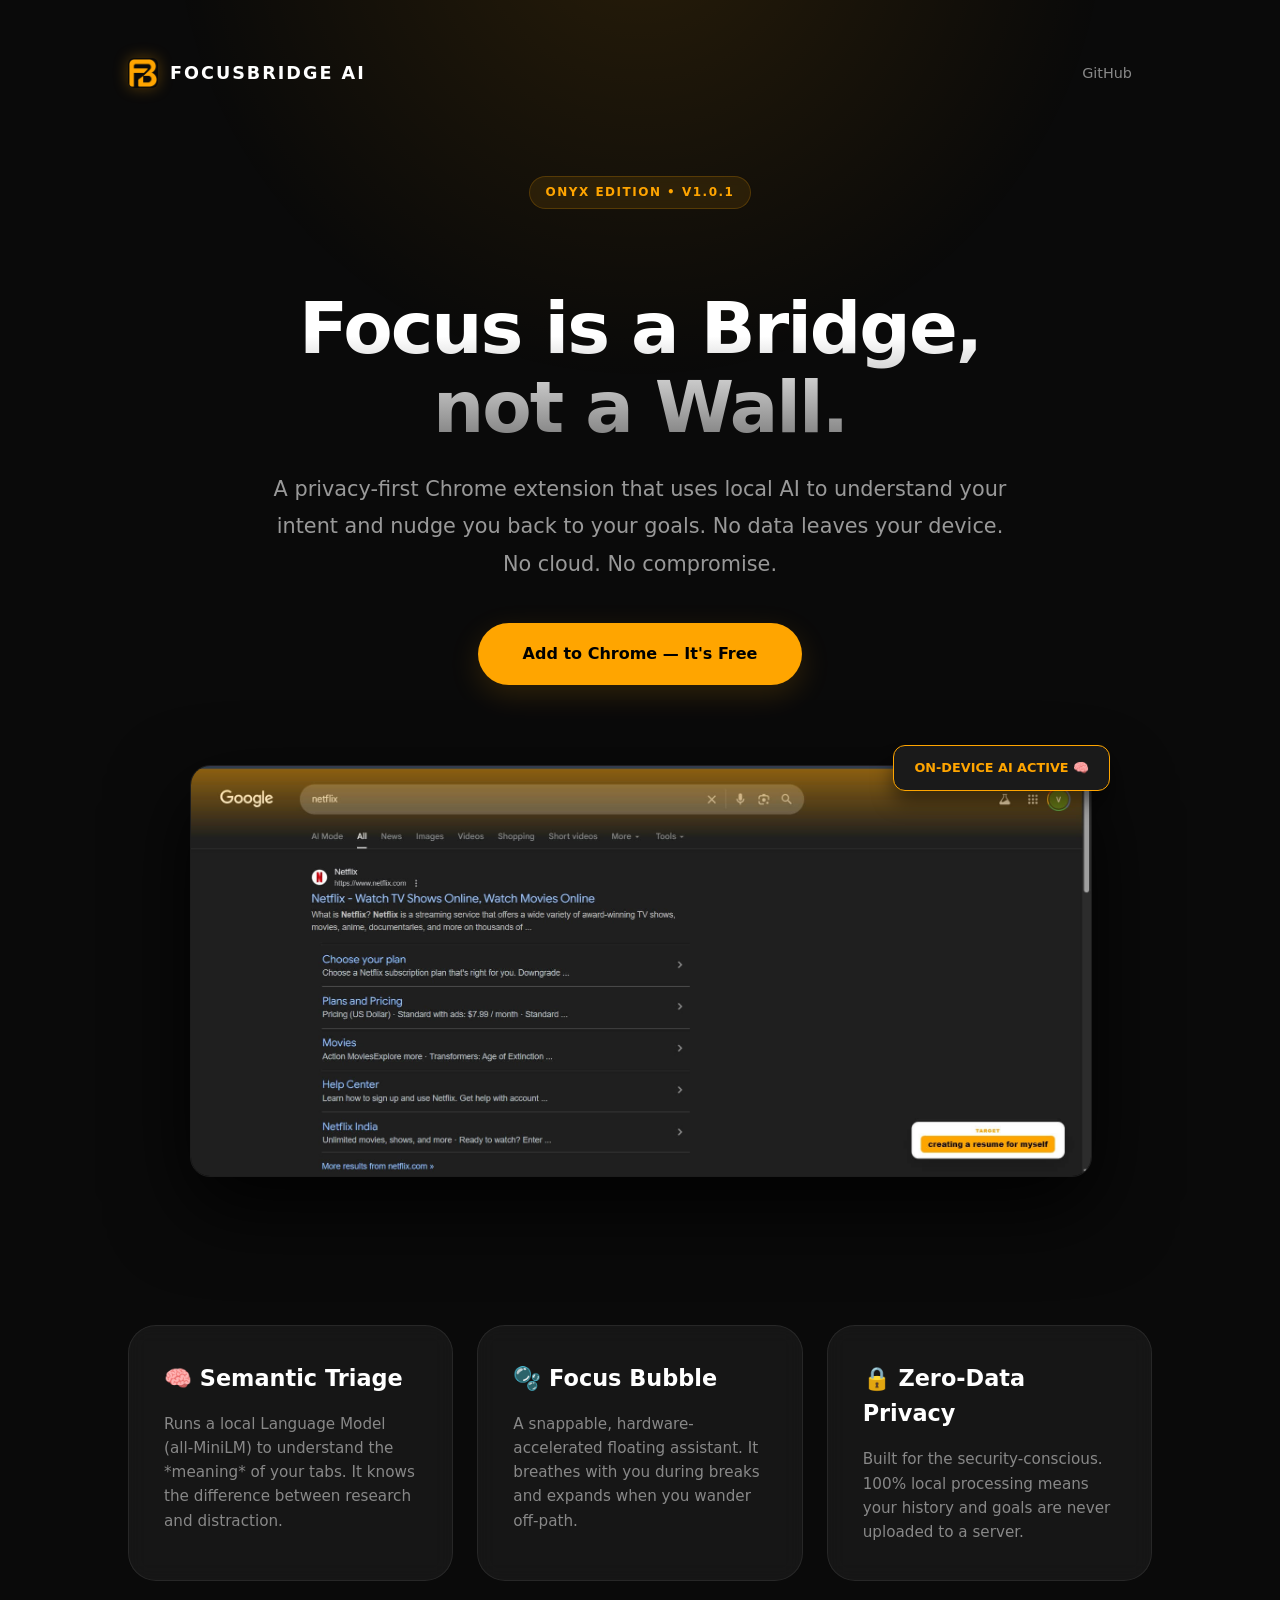
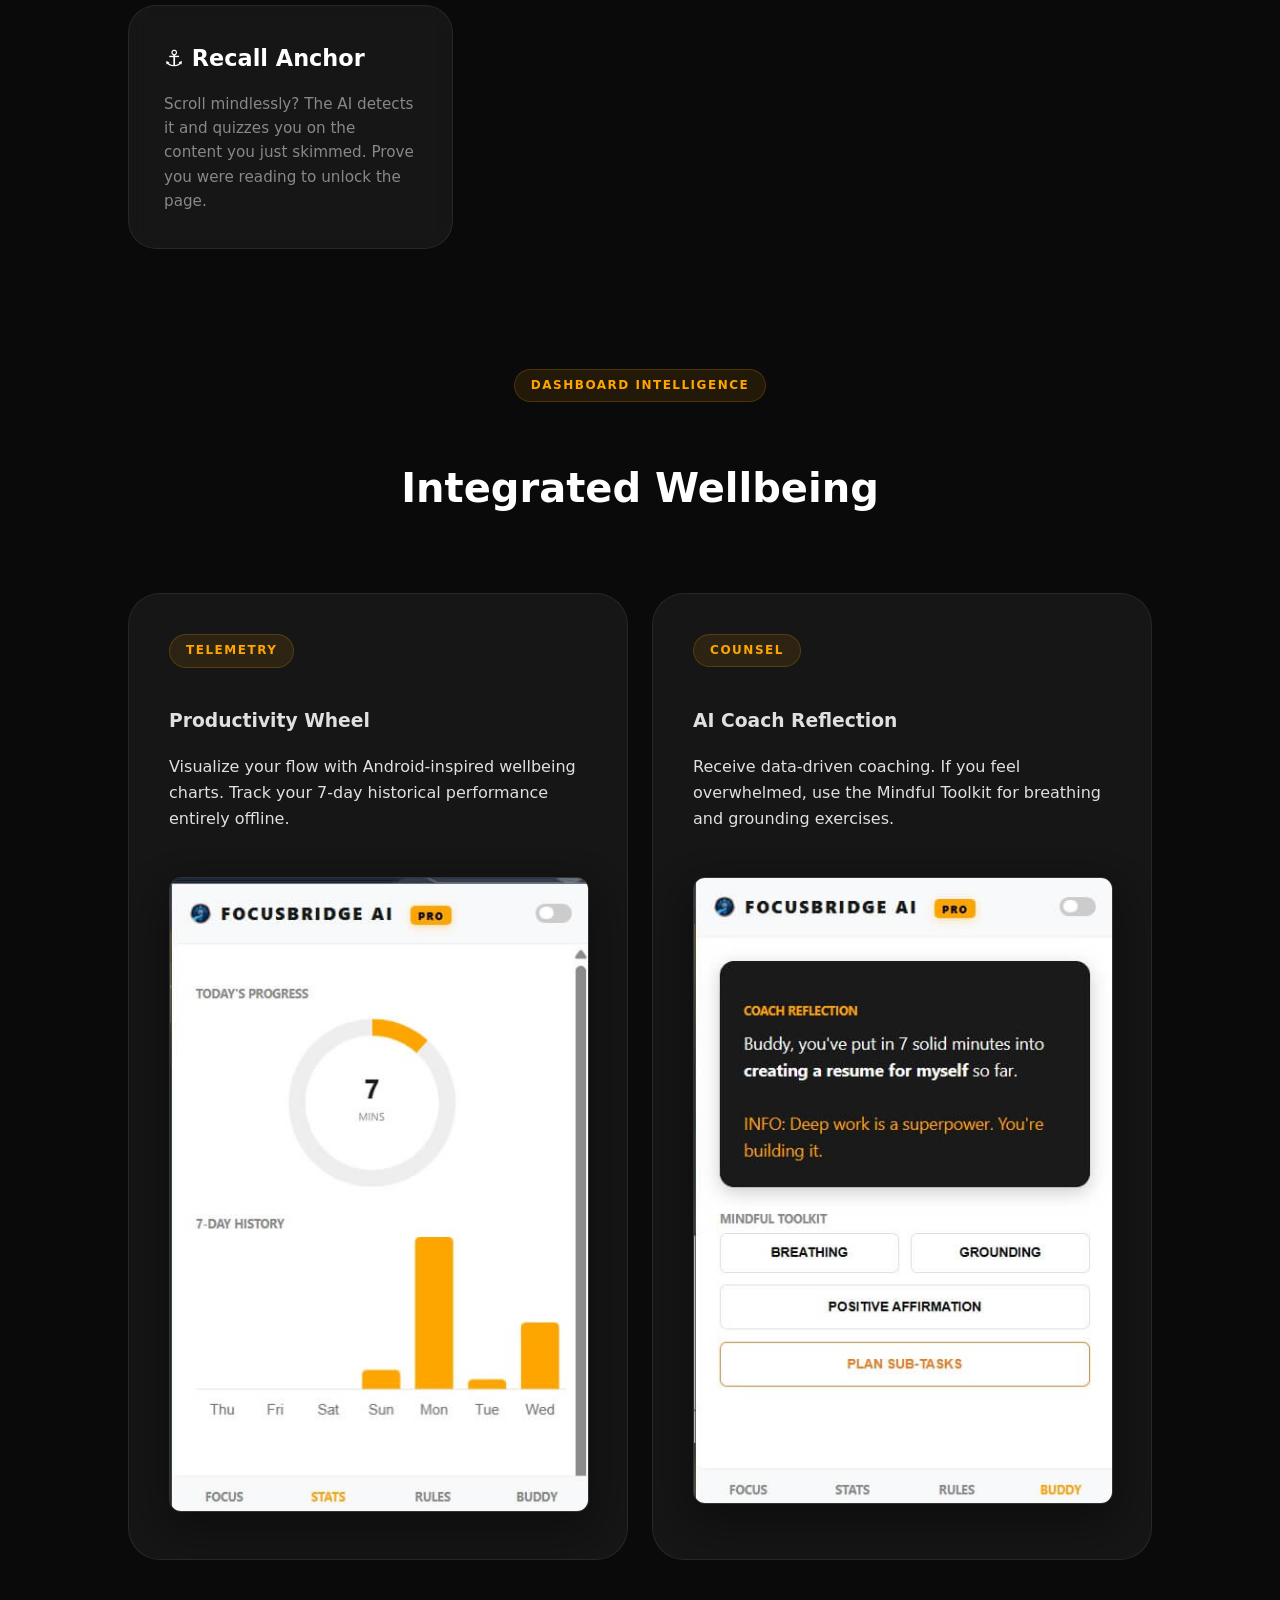
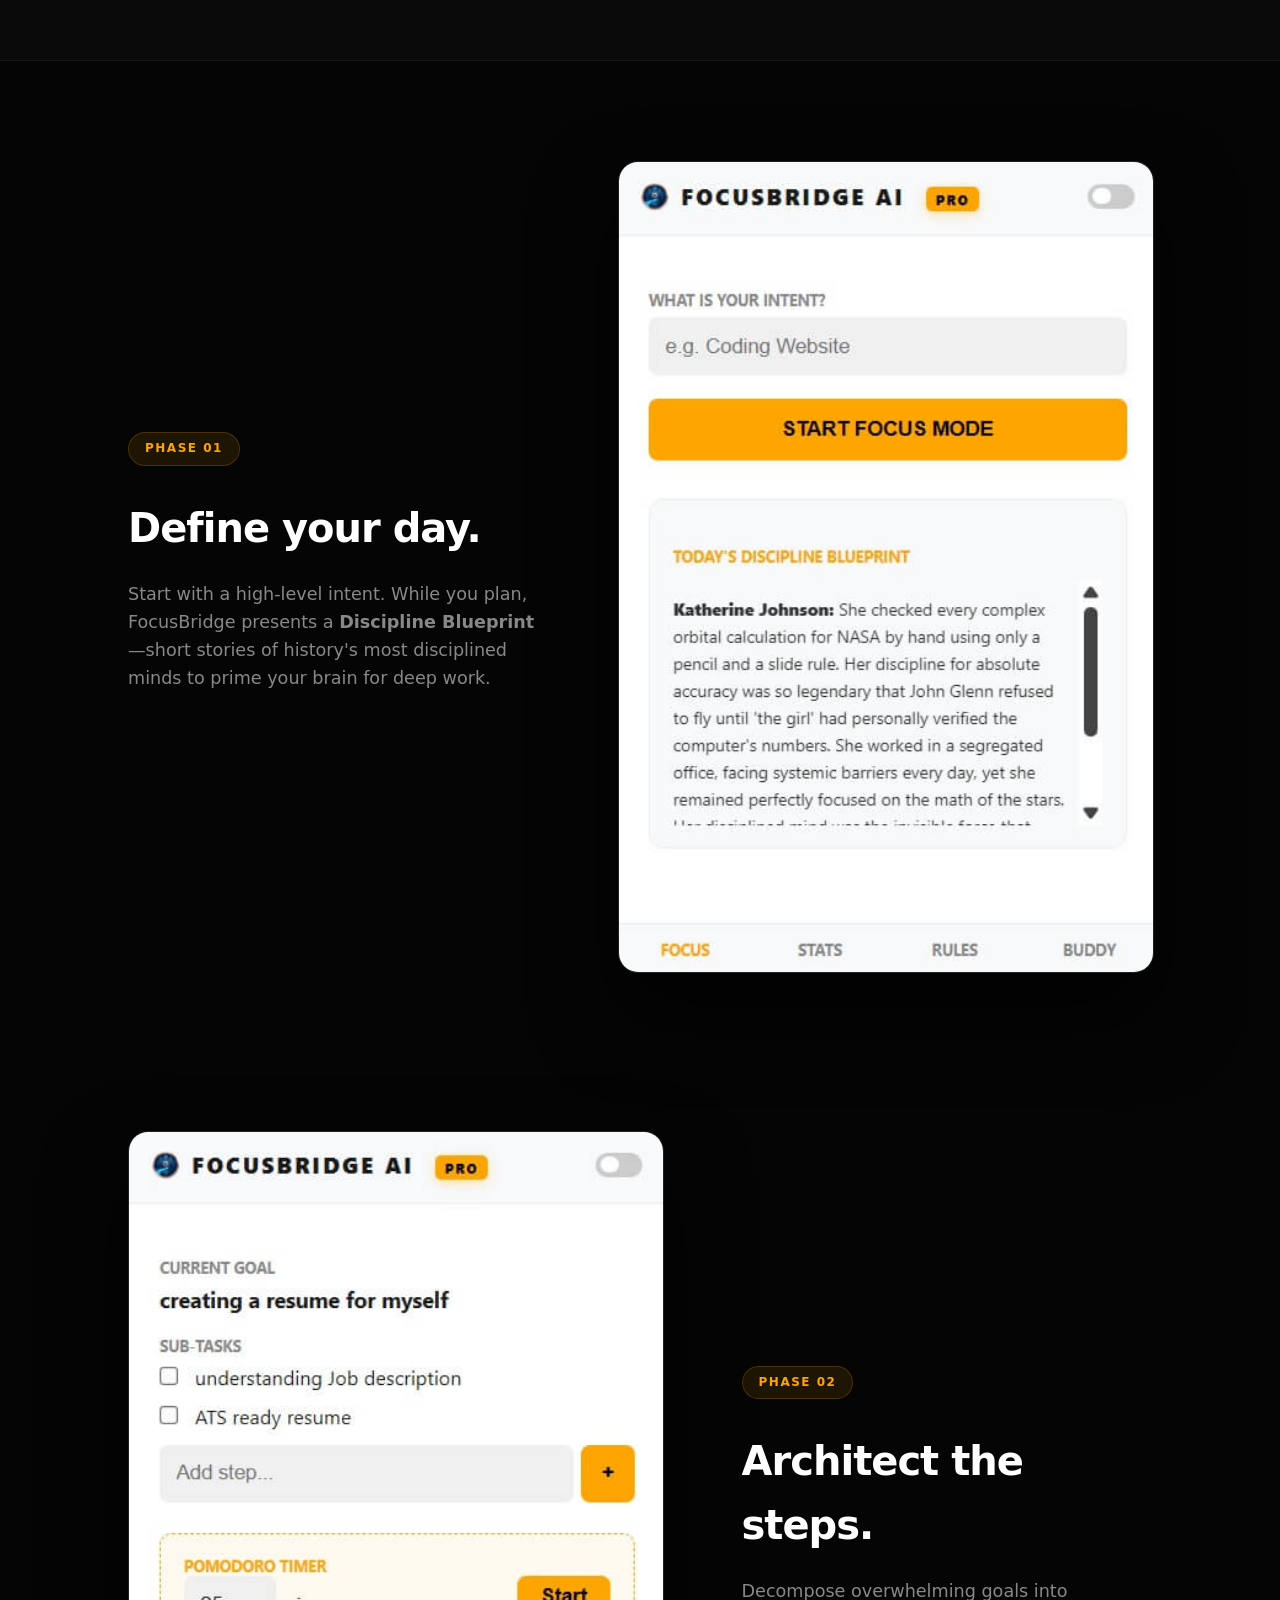
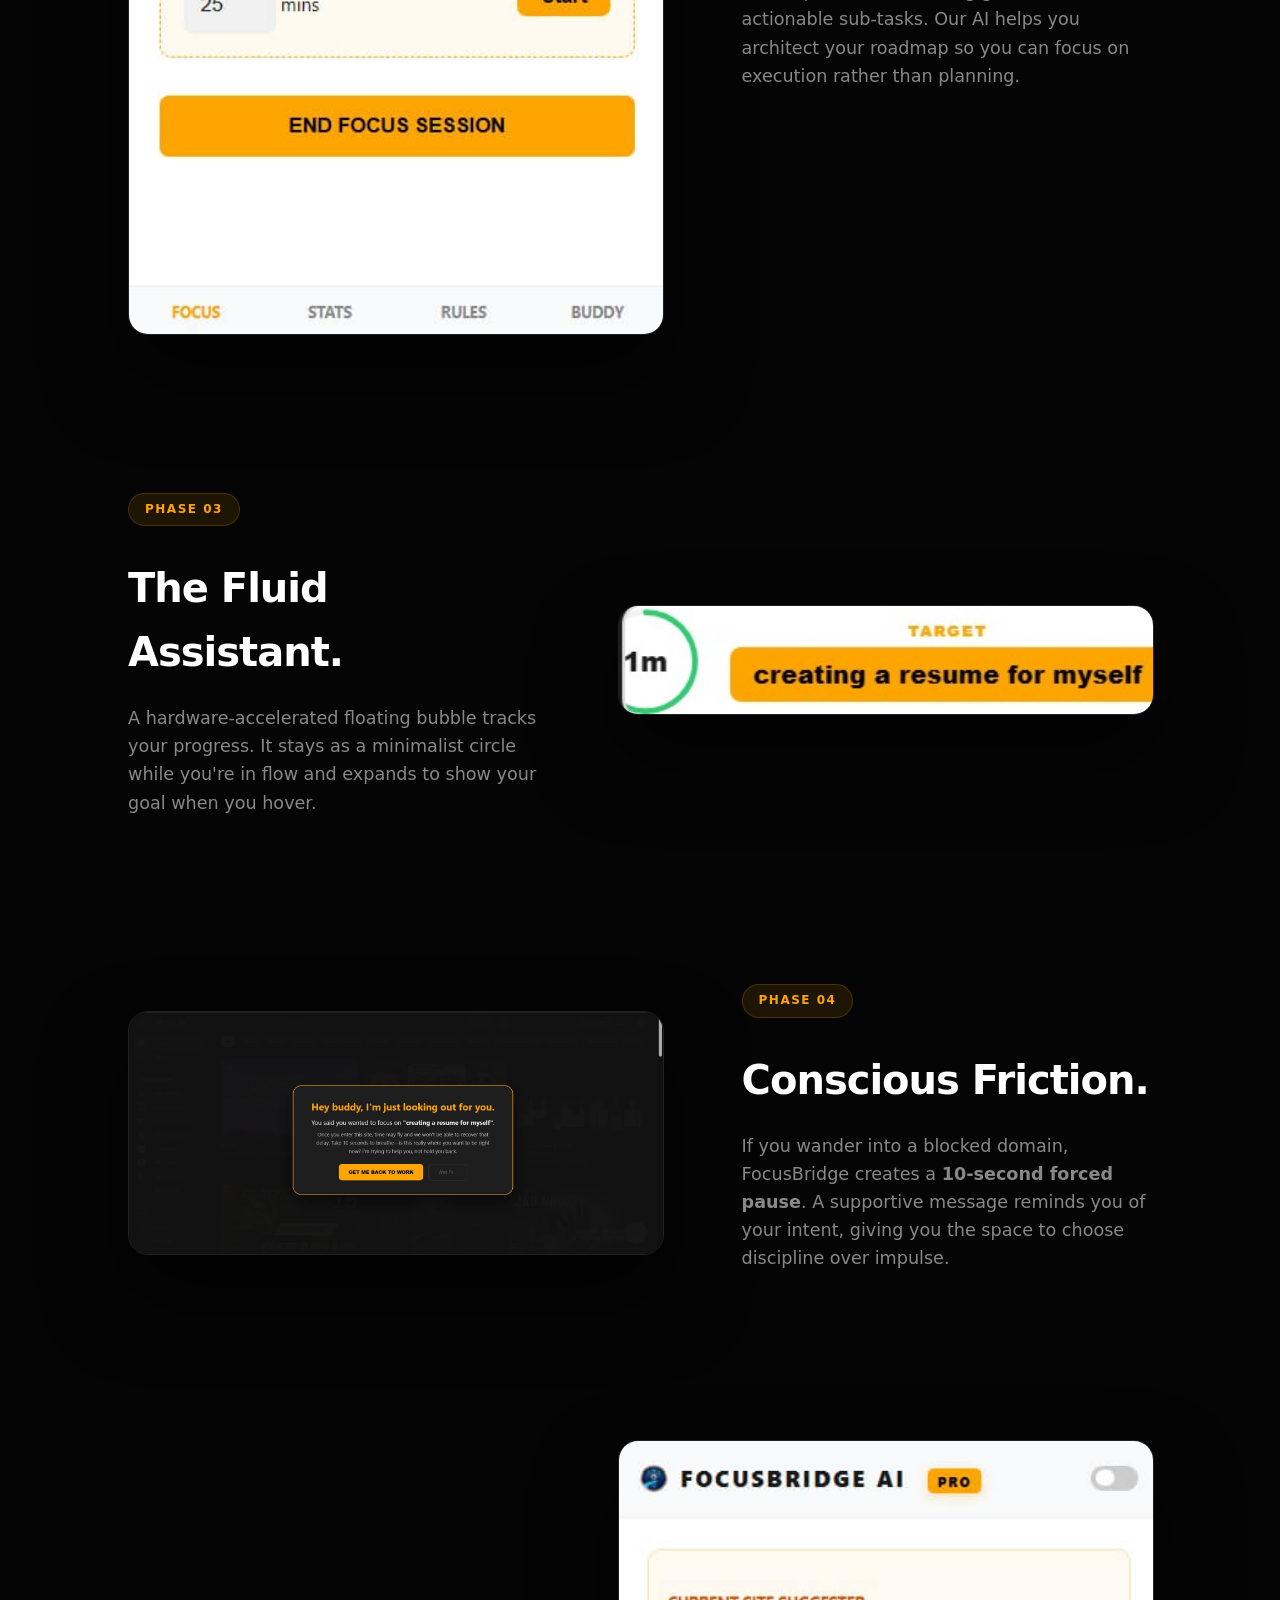
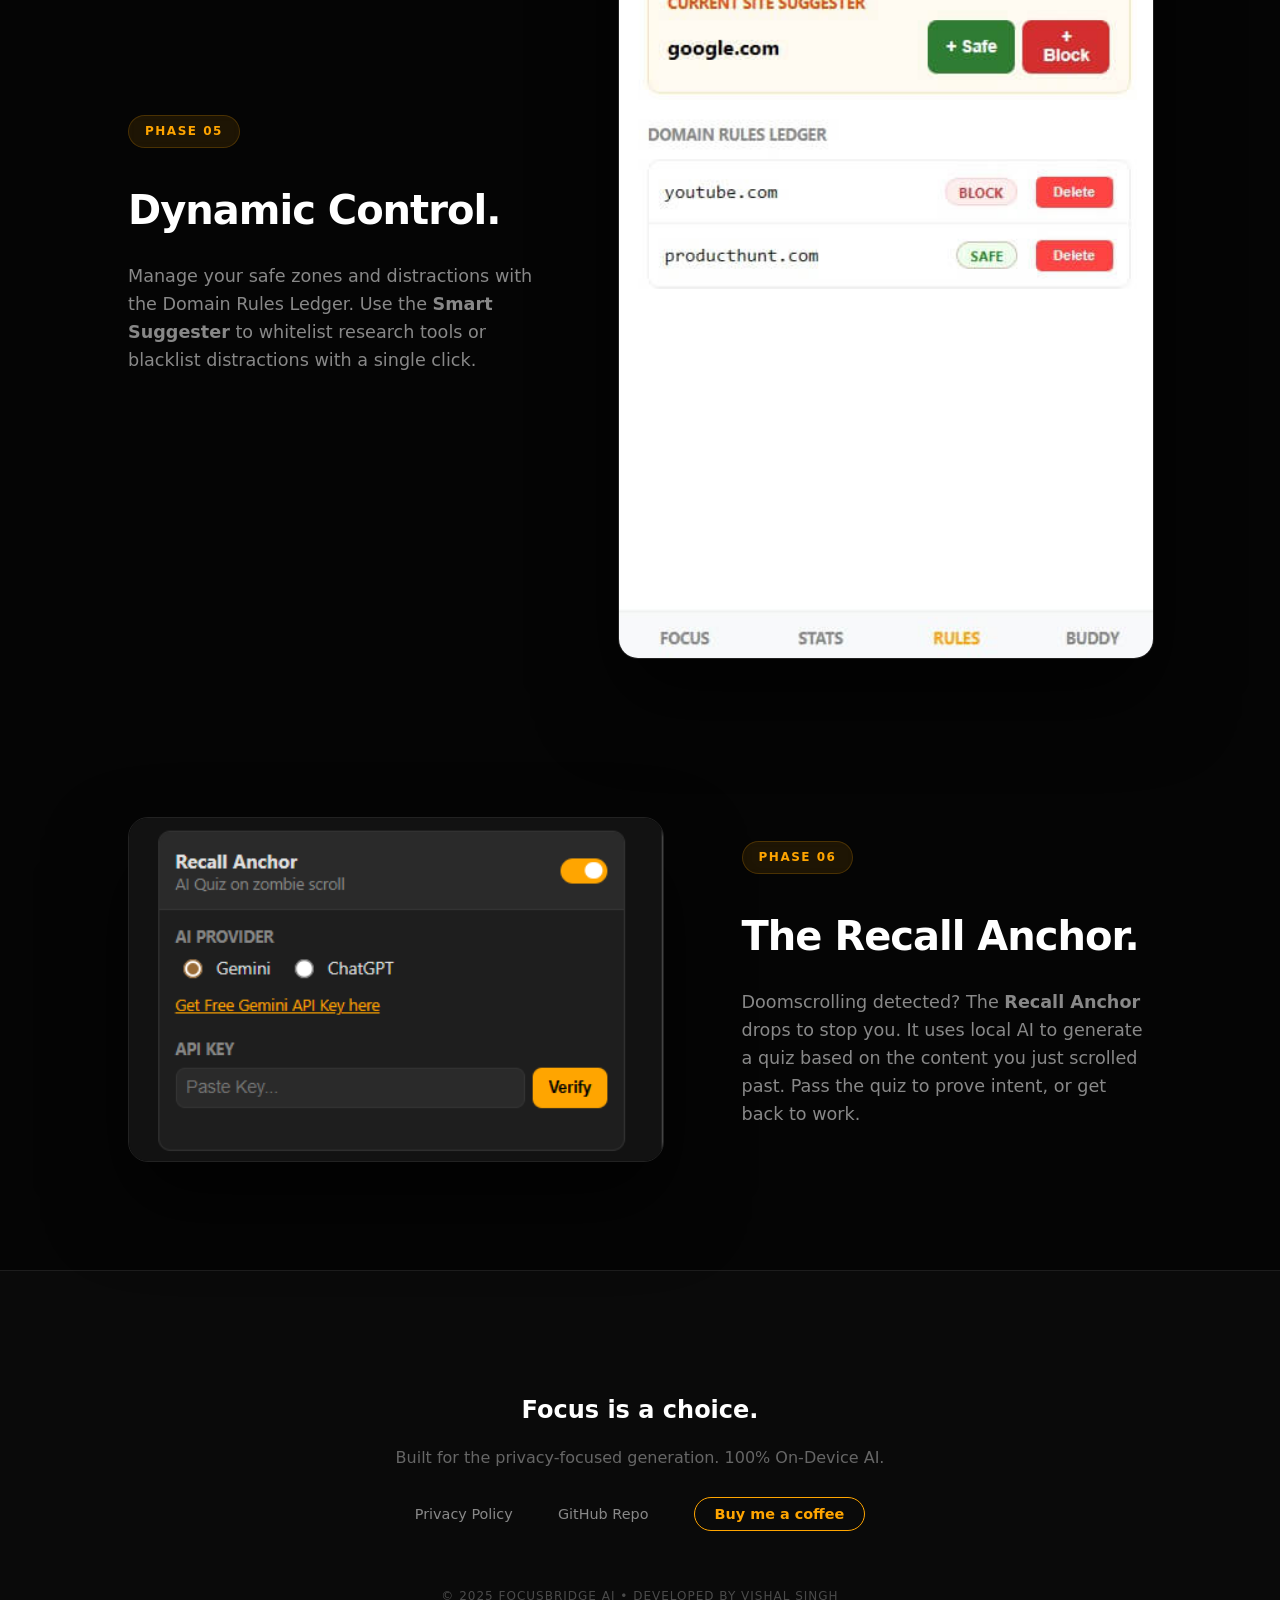
<file: index.html>
<!DOCTYPE html>
<html lang="en">

<head>
    <meta charset="UTF-8">
    <meta name="viewport" content="width=device-width, initial-scale=1.0">
    <title>FocusBridge AI | Master Your Intent</title>
    <style>
        * { scrollbar-width: none; }
        *::-webkit-scrollbar { display: none; width: 0; height: 0; }
        :root {
            --primary: #ffa500;
            --bg: #0a0a0a;
            --card: rgba(25, 25, 25, 0.8);
            --text: #e0e0e0;
            --border: rgba(255, 255, 255, 0.08);
        }

        body {
            margin: 0;
            font-family: 'Segoe UI', system-ui, -apple-system, sans-serif;
            background-color: var(--bg);
            color: var(--text);
            line-height: 1.6;
            scroll-behavior: smooth;
        }

        .ambient-glow {
            position: fixed;
            top: 0;
            left: 0;
            width: 100%;
            height: 100%;
            background: radial-gradient(circle at 50% -10%, rgba(255, 165, 0, 0.12) 0%, transparent 40%);
            z-index: -1;
        }

        header {
            padding: 30px 10%;
            display: flex;
            justify-content: space-between;
            align-items: center;
        }

        .logo {
            display: flex;
            align-items: center;
            gap: 12px;
            font-weight: 800;
            letter-spacing: 2px;
            color: #fff;
            font-size: 1.1rem;
            text-transform: uppercase;
        }

        .logo img {
            border-radius: 6px;
            box-shadow: 0 0 15px rgba(255, 165, 0, 0.3);
        }

        .hero {
            padding: 30px 10% 60px;
            text-align: center;
            max-width: 1100px;
            margin: 0 auto;
        }

        h1 {
            font-size: 4.5rem;
            margin-bottom: 24px;
            background: linear-gradient(to bottom, #ffffff 30%, #777777);
            -webkit-background-clip: text;
            background-clip: text;
            -webkit-text-fill-color: transparent;
            font-weight: 800;
            letter-spacing: -2px;
            line-height: 1.1;
        }

        .hero p {
            font-size: 1.3rem;
            color: #999;
            max-width: 750px;
            margin: 0 auto 40px;
            line-height: 1.8;
        }

        .cta-btn {
            background: var(--primary);
            color: black;
            padding: 18px 45px;
            border-radius: 50px;
            font-weight: 700;
            text-decoration: none;
            transition: 0.3s cubic-bezier(0.175, 0.885, 0.32, 1.275);
            display: inline-block;
            box-shadow: 0 10px 30px rgba(255, 165, 0, 0.15);
        }

        .cta-btn:hover {
            transform: translateY(-5px);
            box-shadow: 0 20px 40px rgba(255, 165, 0, 0.3);
        }

        .hero-image-container {
            margin-top: 80px;
            position: relative;
            width: 100%;
            max-width: 900px;
            display: inline-block;
        }

        .hero-image-container img {
            width: 100%;
            border-radius: 20px;
            display: block;
            box-shadow: 0 30px 80px rgba(0, 0, 0, 0.9);
            border: 1px solid var(--border);
        }

        /* Floating AI Badge */
        .ai-badge {
            position: absolute;
            top: -20px;
            right: -20px;
            background: #1a1a1a;
            padding: 12px 20px;
            border-radius: 12px;
            border: 1px solid var(--primary);
            font-size: 0.8rem;
            font-weight: bold;
            color: var(--primary);
            box-shadow: 0 10px 20px rgba(0, 0, 0, 0.5);
        }

        /* Features Section & Glass Cards */
        .features {
            display: grid;
            grid-template-columns: repeat(auto-fit, minmax(300px, 1fr));
            gap: 24px;
            padding: 80px 10% 40px;
        }

        .glass-card {
            background: var(--card);
            backdrop-filter: blur(10px);
            border: 1px solid var(--border);
            padding: 35px;
            border-radius: 28px;
            transition: 0.3s;
            text-align: left;
        }

        .glass-card:hover {
            border-color: var(--primary);
            transform: translateY(-5px);
            background: rgba(35, 35, 35, 0.9);
        }

        .glass-card h3 {
            color: #fff;
            margin-top: 0;
            font-size: 1.4rem;
            margin-bottom: 15px;
        }

        .glass-card p {
            color: #888;
            font-size: 0.95rem;
            margin-bottom: 0;
        }

        /* Bento Grid */
        .section-header {
            text-align: center;
            padding-top: 80px;
        }

        .section-label {
            color: var(--primary);
            font-weight: 700;
            font-size: 0.75rem;
            letter-spacing: 1.5px;
            text-transform: uppercase;
            display: inline-block;
            margin-bottom: 20px;
            background: rgba(255, 165, 0, 0.1);
            padding: 6px 16px;
            border-radius: 30px;
            border: 1px solid rgba(255, 165, 0, 0.2);
            backdrop-filter: blur(5px);
        }

        .bento-grid {
            display: grid;
            grid-template-columns: 1fr 1fr;
            gap: 24px;
            padding: 40px 10% 100px;
        }

        .bento-card {
            background: var(--card);
            border: 1px solid var(--border);
            border-radius: 32px;
            padding: 40px;
            position: relative;
            overflow: hidden;
            transition: 0.3s;
        }

        .bento-card:hover {
            border-color: rgba(255, 165, 0, 0.4);
            background: rgba(30, 30, 30, 0.9);
        }

        .bento-card img {
            width: 100%;
            border-radius: 12px;
            margin-top: 30px;
            border: 1px solid #333;
            box-shadow: 0 15px 40px rgba(0, 0, 0, 0.4);
        }

        /* Tutorial Workflow */
        .tutorial-container {
            padding: 100px 10%;
            background: #050505;
            border-top: 1px solid var(--border);
        }

        .step {
            display: flex;
            align-items: center;
            gap: 80px;
            margin-bottom: 150px;
        }

        .step:nth-child(even) {
            flex-direction: row-reverse;
        }

        .step-content {
            flex: 1;
        }

        .step-content h2 {
            font-size: 2.5rem;
            margin: 10px 0 20px;
            color: #fff;
            letter-spacing: -1px;
        }

        .step-content p {
            font-size: 1.1rem;
            color: #888;
        }

        .step-visual {
            flex: 1.3;
        }

        .step-visual img {
            width: 100%;
            border-radius: 20px;
            border: 1px solid #222;
            box-shadow: 0 40px 80px rgba(0, 0, 0, 0.7);
            transition: 0.5s;
        }

        .step-visual img:hover {
            transform: scale(1.02);
        }

        /* Footer */
        footer {
            padding: 100px 10% 50px;
            text-align: center;
            border-top: 1px solid var(--border);
        }

        .footer-links {
            margin: 30px 0;
        }

        .footer-links a {
            color: #888;
            text-decoration: none;
            margin: 0 20px;
            font-size: 0.9rem;
            transition: 0.3s;
        }

        .footer-links a:hover {
            color: var(--primary);
        }

        .coffee-btn {
            color: var(--primary) !important;
            font-weight: 800;
            border: 1px solid var(--primary);
            padding: 8px 20px;
            border-radius: 50px;
        }

        @media (max-width: 900px) {
            h1 {
                font-size: 3rem;
            }

            .bento-grid,
            .features {
                grid-template-columns: 1fr;
            }

            .step {
                flex-direction: column !important;
                gap: 40px;
                text-align: center;
            }
        }
    </style>
</head>

<body>
    <div class="ambient-glow"></div>

    <header>
        <div class="logo">
            <img src="asset/icon.png" width="30" height="30">
            FOCUSBRIDGE AI
        </div>
        <div class="footer-links">
            <a href="https://github.com/ivishalsinghofficial/FocusBridge-AI">GitHub</a>
        </div>
    </header>

    <section class="hero">
        <span class="section-label">Onyx Edition • v1.0.1</span>
        <h1>Focus is a Bridge,<br>not a Wall.</h1>
        <p>A privacy-first Chrome extension that uses local AI to understand your intent and nudge you back to your
            goals. No data leaves your device. No cloud. No compromise.</p>
        <a href="https://github.com/ivishalsinghofficial/FocusBridge-AI" class="cta-btn">Add to Chrome — It's Free</a>

        <div class="hero-image-container">
            <img src="asset/alert.jpg" alt="Orange Flash Context Nudge">
            <div class="ai-badge">ON-DEVICE AI ACTIVE 🧠</div>
        </div>
    </section>

    <!-- CORE FEATURES SECTION -->
    <section class="features">
        <div class="glass-card">
            <h3>🧠 Semantic Triage</h3>
            <p>Runs a local Language Model (all-MiniLM) to understand the *meaning* of your tabs. It knows the
                difference between research and distraction.</p>
        </div>
        <div class="glass-card">
            <h3>🫧 Focus Bubble</h3>
            <p>A snappable, hardware-accelerated floating assistant. It breathes with you during breaks and expands when
                you wander off-path.</p>
        </div>
        <div class="glass-card">
            <h3>🔒 Zero-Data Privacy</h3>
            <p>Built for the security-conscious. 100% local processing means your history and goals are never uploaded
                to a server.</p>
        </div>
        <div class="glass-card">
            <h3>⚓ Recall Anchor</h3>
            <p>Scroll mindlessly? The AI detects it and quizzes you on the content you just skimmed. Prove you were
                reading to unlock the page.</p>
        </div>
    </section>

    <!-- Bento Section -->
    <div class="section-header">
        <span class="section-label">Dashboard Intelligence</span>
        <h2 style="font-size: 2.5rem; color: #fff;">Integrated Wellbeing</h2>
    </div>

    <section class="bento-grid">
        <div class="bento-card">
            <span class="section-label">Telemetry</span>
            <h3>Productivity Wheel</h3>
            <p>Visualize your flow with Android-inspired wellbeing charts. Track your 7-day historical performance
                entirely offline.</p>
            <img src="asset/stats.jpg" alt="Stats Dashboard">
        </div>
        <div class="bento-card">
            <span class="section-label">Counsel</span>
            <h3>AI Coach Reflection</h3>
            <p>Receive data-driven coaching. If you feel overwhelmed, use the Mindful Toolkit for breathing and
                grounding exercises.</p>
            <img src="asset/buddy.jpg" alt="AI Reflection Coach">
        </div>
    </section>

    <!-- Tutorial Section -->
    <section class="tutorial-container">
        <div class="step">
            <div class="step-content">
                <span class="section-label">Phase 01</span>
                <h2>Define your day.</h2>
                <p>Start with a high-level intent. While you plan, FocusBridge presents a <strong>Discipline
                        Blueprint</strong>—short stories of history's most disciplined minds to prime your brain for
                    deep work.</p>
            </div>
            <div class="step-visual">
                <img src="asset/start.jpg" alt="Set Focus Goal">
            </div>
        </div>

        <div class="step">
            <div class="step-content">
                <span class="section-label">Phase 02</span>
                <h2>Architect the steps.</h2>
                <p>Decompose overwhelming goals into actionable sub-tasks. Our AI helps you architect your roadmap so
                    you can focus on execution rather than planning.</p>
            </div>
            <div class="step-visual">
                <img src="asset/tasks.jpg" alt="Subtask Management">
            </div>
        </div>

        <div class="step">
            <div class="step-content">
                <span class="section-label">Phase 03</span>
                <h2>The Fluid Assistant.</h2>
                <p>A hardware-accelerated floating bubble tracks your progress. It stays as a minimalist circle while
                    you're in flow and expands to show your goal when you hover.</p>
            </div>
            <div class="step-visual">
                <img src="asset/pomodoro.jpg" alt="Active Pomodoro Bubble">
            </div>
        </div>

        <div class="step">
            <div class="step-content">
                <span class="section-label">Phase 04</span>
                <h2>Conscious Friction.</h2>
                <p>If you wander into a blocked domain, FocusBridge creates a <strong>10-second forced pause</strong>. A
                    supportive message reminds you of your intent, giving you the space to choose discipline over
                    impulse.</p>
            </div>
            <div class="step-visual">
                <img src="asset/overlayblock.jpg" alt="Buddy Intervention Overlay">
            </div>
        </div>

        <div class="step">
            <div class="step-content">
                <span class="section-label">Phase 05</span>
                <h2>Dynamic Control.</h2>
                <p>Manage your safe zones and distractions with the Domain Rules Ledger. Use the <strong>Smart
                        Suggester</strong> to whitelist research tools or blacklist distractions with a single click.
                </p>
            </div>
            <div class="step-visual">
                <img src="asset/domainblocker.jpg" alt="Domain Rules Ledger">
            </div>
        </div>

        <div class="step" style="margin-bottom: 0;">
            <div class="step-content">
                <span class="section-label">Phase 06</span>
                <h2>The Recall Anchor.</h2>
                <p>Doomscrolling detected? The <strong>Recall Anchor</strong> drops to stop you. It uses local AI to
                    generate a quiz based on the content you just scrolled past. Pass the quiz to prove intent, or get
                    back to work.</p>
            </div>
            <div class="step-visual">
                <img src="asset/recall.png" alt="Recall Anchor Quiz">
            </div>
        </div>
    </section>

    <footer>
        <h2 style="color: #fff; margin-bottom: 10px;">Focus is a choice.</h2>
        <p style="color: #666;">Built for the privacy-focused generation. 100% On-Device AI.</p>

        <div class="footer-links">
            <a href="https://github.com/ivishalsinghofficial/FocusBridge-AI/blob/main/PRIVACY.md">Privacy Policy</a>
            <a href="https://github.com/ivishalsinghofficial/FocusBridge-AI">GitHub Repo</a>
            <a href="https://www.buymeacoffee.com/ivishalsingh" class="coffee-btn">Buy me a coffee</a>
        </div>

        <p style="margin-top: 60px; font-size: 0.75rem; opacity: 0.3; letter-spacing: 1px;">
            © 2025 FOCUSBRIDGE AI • DEVELOPED BY VISHAL SINGH
        </p>
    </footer>
</body>

</html>
</file>
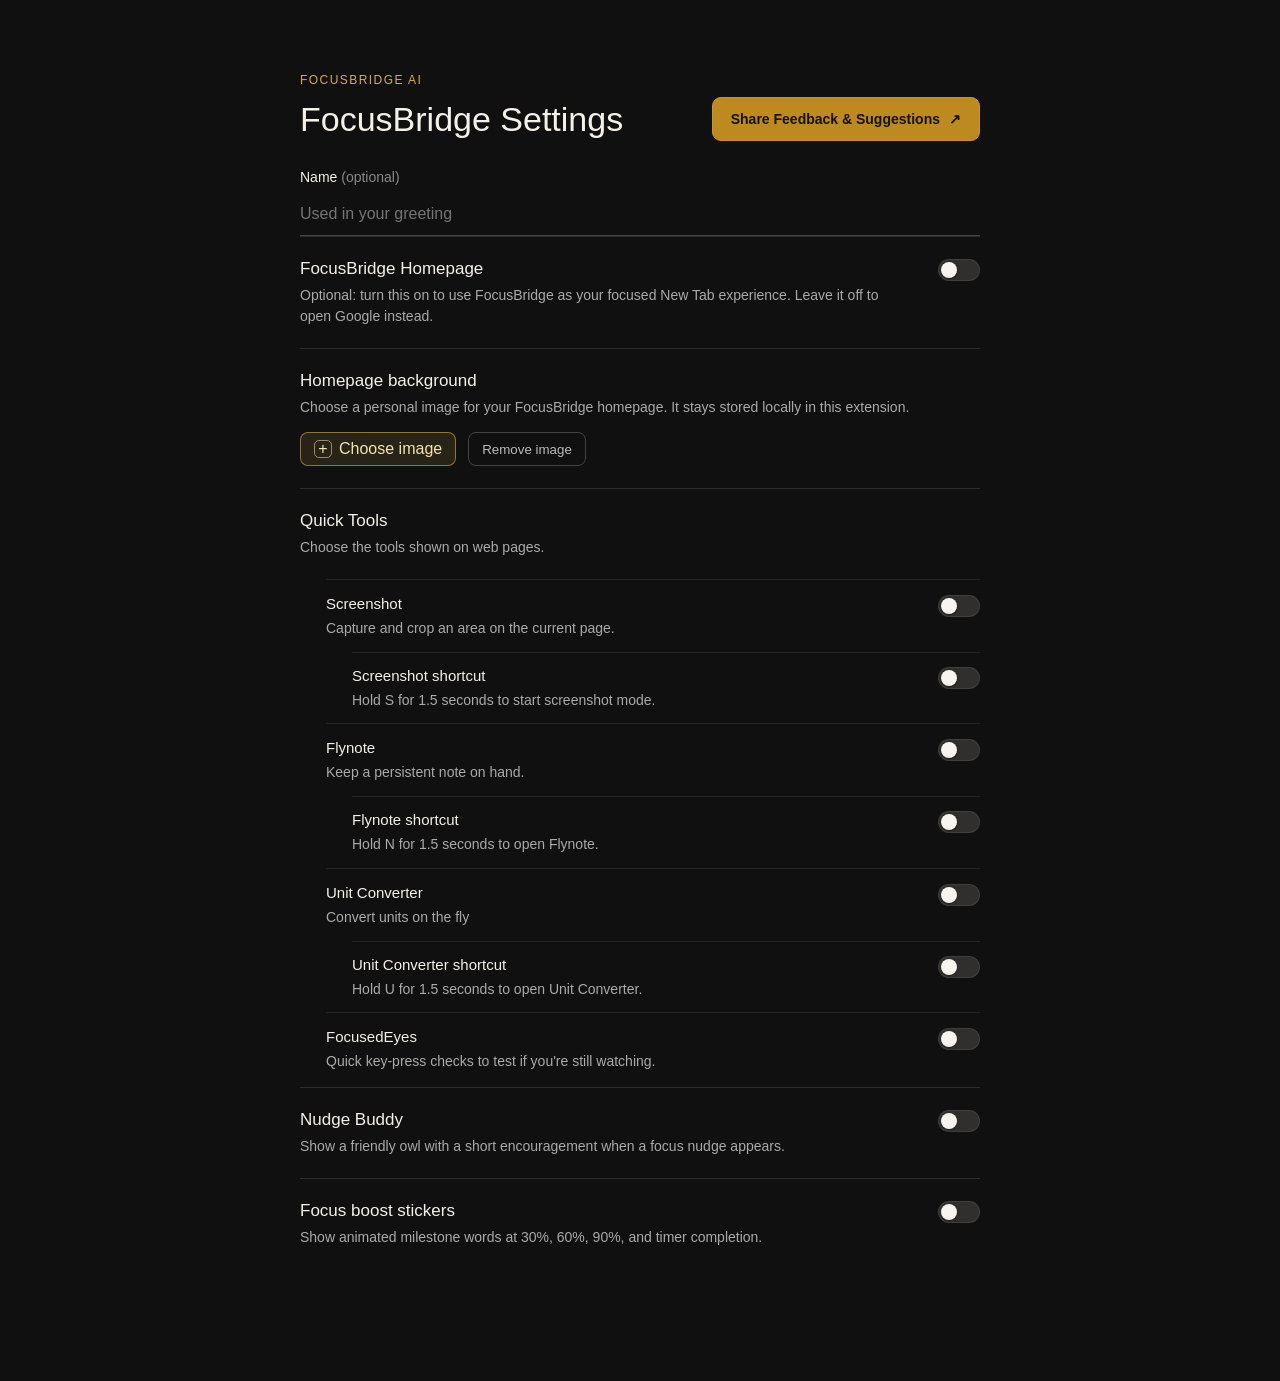
<file: options.html>
<!doctype html>
<html lang="en">
<head>
  <meta charset="utf-8">
  <meta name="viewport" content="width=device-width, initial-scale=1">
  <title>FocusBridge AI Settings</title>
  <link rel="stylesheet" href="options.css">
</head>
<body>
  <main class="settings">
    <p class="eyebrow">FOCUSBRIDGE AI</p>
    <div class="settings-header">
      <h1>FocusBridge Settings</h1>
      <a class="feedback-button" href="https://forms.gle/rJS3Z3VzszQ9zDxW8" target="_blank" rel="noopener noreferrer">Share Feedback &amp; Suggestions <span aria-hidden="true">↗</span></a>
    </div>
    <section class="name-setting"><label for="name-input">Name <span>(optional)</span></label><input id="name-input" maxlength="60" placeholder="Used in your greeting"></section>
    <section class="setting-row">
      <div><h2>FocusBridge Homepage</h2><p>Optional: turn this on to use FocusBridge as your focused New Tab experience. Leave it off to open Google instead.</p></div>
      <label class="switch"><input id="homepage-toggle" type="checkbox" aria-label="Enable FocusBridge Homepage"><span></span></label>
    </section>
    <section class="background-setting">
      <div><h2>Homepage background</h2><p>Choose a personal image for your FocusBridge homepage. It stays stored locally in this extension.</p></div>
      <div class="background-actions">
        <label class="upload-button" for="homepage-background-input"><span class="upload-plus" aria-hidden="true">+</span>Choose image</label>
        <input id="homepage-background-input" type="file" accept="image/*" aria-label="Choose a homepage background image">
        <button id="remove-homepage-background" class="text-button" type="button" hidden>Remove image</button>
      </div>
      <img id="homepage-background-preview" class="background-preview" alt="Selected homepage background preview" hidden>
    </section>
    <section class="setting-row">
      <div><h2>Quick Tools</h2><p>Choose the tools shown on web pages.</p></div>
    </section>
    <section class="setting-row shortcut-setting tool-subsetting">
      <div><h2>Screenshot</h2><p>Capture and crop an area on the current page.</p></div>
      <label class="switch"><input id="screenshot-tool-toggle" type="checkbox" aria-label="Enable Screenshot"><span></span></label>
    </section>
    <section id="screenshot-hold-setting" class="setting-row shortcut-setting shortcut-child">
      <div><h2>Screenshot shortcut</h2><p>Hold S for 1.5 seconds to start screenshot mode.</p></div>
      <label class="switch"><input id="screenshot-hold-toggle" type="checkbox" aria-label="Enable Screenshot hold shortcut"><span></span></label>
    </section>
    <section class="setting-row shortcut-setting tool-subsetting">
      <div><h2>Flynote</h2><p>Keep a persistent note on hand.</p></div>
      <label class="switch"><input id="notepad-tool-toggle" type="checkbox" aria-label="Enable Notepad"><span></span></label>
    </section>
    <section id="notepad-hold-setting" class="setting-row shortcut-setting shortcut-child">
      <div><h2>Flynote shortcut</h2><p>Hold N for 1.5 seconds to open Flynote.</p></div>
      <label class="switch"><input id="notepad-hold-toggle" type="checkbox" aria-label="Enable Flynote hold shortcut"><span></span></label>
    </section>
    <section class="setting-row shortcut-setting tool-subsetting">
      <div><h2>Unit Converter</h2><p>Convert units on the fly</p></div>
      <label class="switch"><input id="unit-converter-tool-toggle" type="checkbox" aria-label="Enable Unit Converter"><span></span></label>
    </section>
    <section id="unit-converter-hold-setting" class="setting-row shortcut-setting shortcut-child">
      <div><h2>Unit Converter shortcut</h2><p>Hold U for 1.5 seconds to open Unit Converter.</p></div>
      <label class="switch"><input id="unit-converter-hold-toggle" type="checkbox" aria-label="Enable Unit Converter hold shortcut"><span></span></label>
    </section>
    <section id="attention-check-setting" class="setting-row shortcut-setting tool-subsetting">
      <div><h2>FocusedEyes</h2><p>Quick key-press checks to test if you're still watching.</p></div>
      <label class="switch"><input id="attention-check-toggle" type="checkbox" aria-label="Enable FocusedEyes"><span></span></label>
    </section>
    <section class="setting-row">
      <div><h2>Nudge Buddy</h2><p>Show a friendly owl with a short encouragement when a focus nudge appears.</p></div>
      <label class="switch"><input id="nudge-effect-toggle" type="checkbox" aria-label="Enable Nudge Buddy"><span></span></label>
    </section>
    <section class="setting-row">
      <div><h2>Focus boost stickers</h2><p>Show animated milestone words at 30%, 60%, 90%, and timer completion.</p></div>
      <label class="switch"><input id="boost-stickers-toggle" type="checkbox" aria-label="Enable focus boost stickers"><span></span></label>
    </section>
    <p id="saved" role="status"></p>
  </main>
  <script src="options.js"></script>
</body>
</html>
</file>
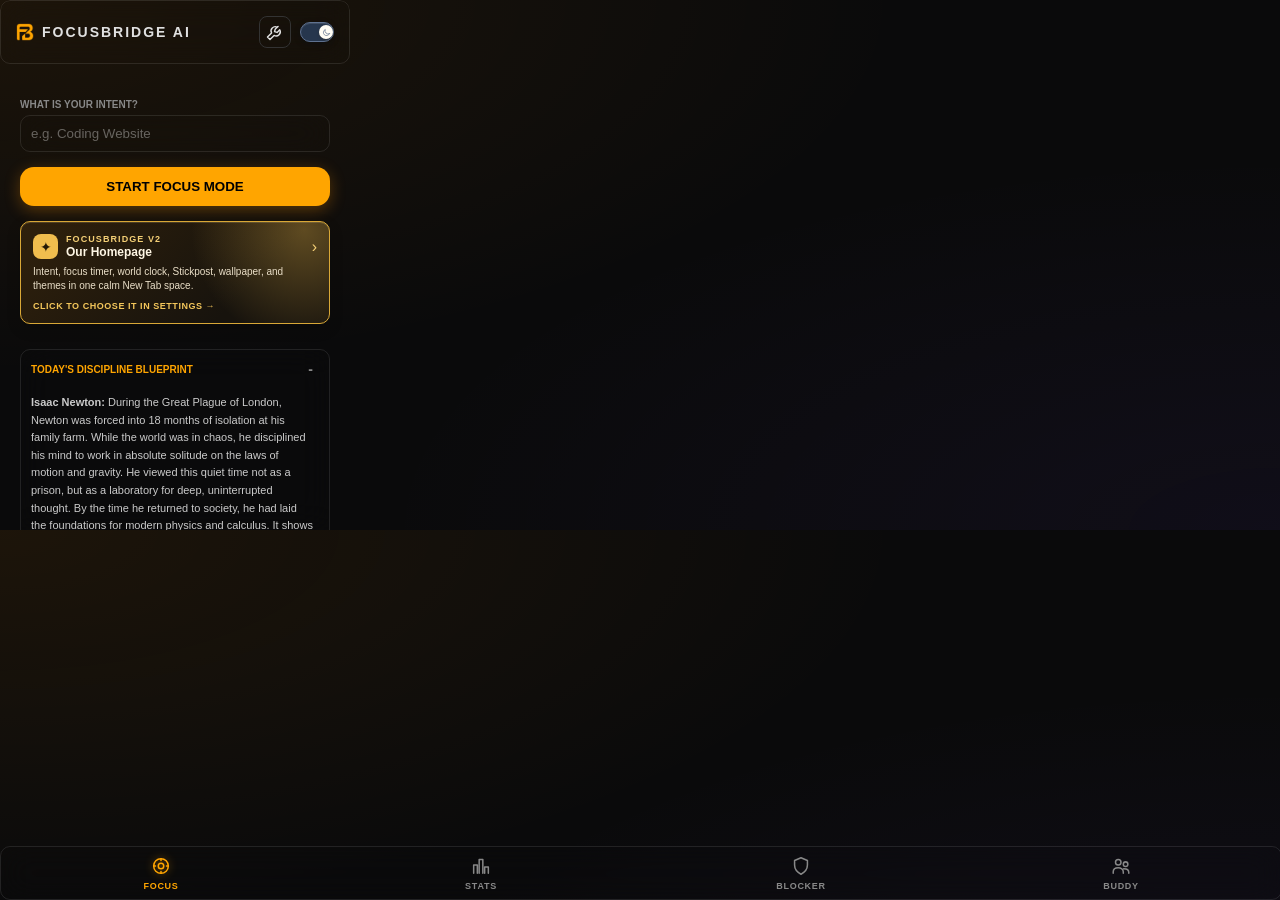
<file: popup.html>
<!DOCTYPE html>
<html>

<head>
  <style>
    * { scrollbar-width: none; }
    *::-webkit-scrollbar { display: none; width: 0; height: 0; }
    html { background: transparent; border-radius: 10px; overflow: hidden; }

    /* 1. MASTER THEME VARIABLES */
    :root {
      --primary: #ffa500;
      --bg: #ffffff;
      --card: #f8f9fa;
      --text: #1a1a1a;
      --border: #eeeeee;
      --gray: #f0f0f0;
      --pomo-bg: #fffaf0;
      --ledger-text: #444444;
      /* Black in Light Mode */
      --ledger-border: #f5f5f5;
      --subtask-text: #1a1a1a;
      --scroller: #444444 #ffffff;
    }

    /* DARK MODE OVERRIDES (Onyx & Slate) */
    body.dark-mode {
      --bg: #121212;
      --card: #1e1e1e;
      --text: #e0e0e0;
      --border: #333333;
      --gray: #2a2a2a;
      --pomo-bg: #1a160d;
      --ledger-text: #ffffff;
      /* White in Dark Mode as requested */
      --ledger-border: #222222;
      --subtask-text: #e0e0e0;
      --scroller: #444444 #121212;
    }

    /* 2. CORE LAYOUT */
    body {
      width: 350px;
      margin: 0;
      font-family: 'Segoe UI', sans-serif;
      height: 530px;
      display: flex;
      flex-direction: column;
      overflow: hidden;
      border-radius: 10px;
      background: radial-gradient(ellipse at top left, rgba(255, 149, 0, 0.08) 0%, transparent 50%), radial-gradient(ellipse at bottom right, rgba(120, 80, 255, 0.06) 0%, transparent 50%), #0a0a0b;
      color: var(--text);
      transition: background-color 0.3s, color 0.3s;
    }

    .header {
      background: var(--card);
      color: var(--text);
      padding: 15px;
      display: flex;
      justify-content: space-between;
      align-items: center;
      border-bottom: 1px solid var(--border);
    }

    .header h2 {
      margin: 0;
      font-size: 14px;
      letter-spacing: 2px;
      font-weight: 800;
      text-transform: uppercase;
    }
    .settings-button{display:grid;place-items:center;width:32px;height:32px;padding:0;border:1px solid var(--border);border-radius:8px;background:transparent;color:var(--text);cursor:pointer}.settings-button:hover{border-color:var(--primary);color:var(--primary)}.settings-button svg{width:20px;height:20px;fill:none;stroke:currentColor;stroke-width:1.7;stroke-linecap:round;stroke-linejoin:round}

    .content-area {
      flex-grow: 1;
      overflow-y: auto;
      padding-bottom: 60px;
    }

    .tab-content {
      display: none;
      padding: 20px;
      background-color: var(--bg);
    }

    .tab-content.active {
      display: block;
    }

    /* 3. THEME TOGGLE SWITCH (iOS Style Polish) */
    /* 3. THEME TOGGLE SWITCH */
    .theme-switch {
      position: relative;
      display: inline-block;
      width: 34px;
      height: 20px;
    }

    .theme-switch input {
      opacity: 0;
      width: 0;
      height: 0;
    }

    .slider {
      position: absolute;
      cursor: pointer;
      top: 0;
      left: 0;
      right: 0;
      bottom: 0;
      text-indent: -9999px;
      background-color: #ccc;
      transition: .4s;
      border-radius: 20px;
    }

    .slider:before {
      position: absolute;
      content: "";
      height: 11px;
      width: 11px;
      left: 3px;
      bottom: 2.5px;
      background-color: white;
      /*transition: .4s;*/
      transition: 0.3s cubic-bezier(0.4, 0, 0.2, 1);
      border-radius: 50%;
      box-sizing: border-box;
    }

    input:checked+.slider {
      background-color: var(--primary);

    }

    input:checked+.slider:before {
      transform: translateX(13px);
    }

    /* 4. FOCUS TAB COMPONENTS */
    .goal-label {
      font-size: 10px;
      text-transform: uppercase;
      color: #888;
      font-weight: bold;
      display: block;
      margin: 15px 0 5px 0;
    }

    input {
      width: 100%;
      padding: 10px;
      border: 1px solid var(--border);
      border-radius: 6px;
      box-sizing: border-box;
      background: var(--gray);
      color: var(--text);
      outline: none;
    }

    input:focus {
      border-color: var(--primary);
    }

    .btn {
      width: 100%;
      padding: 12px;
      border-radius: 6px;
      border: none;
      font-weight: bold;
      cursor: pointer;
      transition: 0.2s;
    }

    .btn-primary {
      background: var(--primary);
      color: black;
    }

    .btn-secondary {
      background: var(--primary);
      color: #000;
      margin-top: 10px;
    }

    .story-card {
      margin-top: 25px;
      padding: 15px;
      background: var(--card);
      border-radius: 10px;
      border: 1px solid var(--border);
      transition: background 0.3s;
    }

    #storyText {
      color: var(--text);
      font-size: 11px;
      line-height: 1.6;
      opacity: 0.9;
    }

    /* 5. SUBTASK & POMO STYLING */
    .task-item {
      display: flex;
      align-items: center;
      gap: 10px;
      margin-bottom: 8px;
      font-size: 13px;
      color: var(--subtask-text);
    }

    .task-item input {
      width: auto;
      margin: 0;
      cursor: pointer;
    }

    .completed {
      text-decoration: line-through;
      color: #888 !important;
      opacity: 0.6;
    }

    .pomo-box {
      background: var(--pomo-bg);
      padding: 10px;
      border-radius: 8px;
      border: 1px dashed var(--primary);
      margin-top: 15px;
    }

    .timer-display {
      font-size: 24px;
      font-weight: bold;
      text-align: center;
      margin: 0;
      font-variant-numeric: tabular-nums;
      color: var(--text);
    }

    /* 6. RULES LEDGER (Contrast Optimized) */
    .ledger-row {
      display: flex;
      align-items: center;
      justify-content: space-between;
      padding: 10px;
      border-bottom: 1px solid var(--ledger-border);
      font-size: 12px;
    }

    .ledger-domain {
      flex-grow: 1;
      font-family: monospace;
      color: var(--ledger-text);
      /* Dynamic flip White/Black */
      font-weight: 500;
    }

    .badge {
      padding: 2px 8px;
      border-radius: 12px;
      font-size: 9px;
      font-weight: bold;
      text-transform: uppercase;
      margin-right: 10px;
    }

    .badge-block {
      background: #ffebee;
      color: #c62828;
      border: 1px solid #ffcdd2;
    }

    body.dark-mode .badge-block {
      background: #3d1a1a;
      color: #ff8080;
      border: 1px solid #5c2626;
    }

    .badge-safe {
      background: #e8f5e9;
      color: #2e7d32;
      border: 1px solid #c8e6c9;
    }

    body.dark-mode .badge-safe {
      background: #1a3d1a;
      color: #80ff80;
      border: 1px solid #265c26;
    }

    .trash-btn {
      background: #ff4444;
      color: white;
      border: none;
      border-radius: 4px;
      width: 22px;
      height: 22px;
      cursor: pointer;
      font-size: 10px;
      font-weight: bold;
      display: flex;
      align-items: center;
      justify-content: center;
    }

    /* 7. NAVIGATION RIBBON */
    .nav-ribbon {
      display: flex;
      border-top: 1px solid var(--border);
      background: var(--card);
      padding: 10px 0;
      position: fixed;
      bottom: 0;
      width: 100%;
      z-index: 100;
    }

    .nav-item {
      flex: 1;
      text-align: center;
      font-size: 10px;
      color: #888;
      cursor: pointer;
      text-transform: uppercase;
      font-weight: bold;
    }

    .nav-item.active {
      color: var(--primary);
    }

    /* 8. ALL KEYFRAMES & OVERLAYS */
    @keyframes breathe {
      0% {
        transform: scale(1);
        opacity: 0.3;
      }

      50% {
        transform: scale(1.8);
        opacity: 0.8;
      }

      100% {
        transform: scale(1);
        opacity: 0.3;
      }
    }

    .breathe-anim {
      animation: breathe 4s infinite ease-in-out;
    }

    #mindfulOverlay {
      display: none;
      position: fixed;
      top: 0;
      left: 0;
      width: 100%;
      height: 100%;
      background: var(--bg);
      z-index: 1000;
      flex-direction: column;
      align-items: center;
      justify-content: space-between;
      text-align: center;
      padding: 60px 20px;
      box-sizing: border-box;
    }

    /* Stats Styling */
    #tab-stats {
      min-height: 100%;
      background: transparent;
      color: rgba(255, 255, 255, 0.9);
      box-sizing: border-box;
      overflow: hidden;
    }

    #tab-stats .goal-label {
      color: rgba(255, 255, 255, 0.52);
      letter-spacing: 0.08em;
    }

    .chart-container {
      position: relative;
      margin: 6px auto 14px;
      height: 168px;
      width: 168px;
    }

    .chart-label {
      position: absolute;
      top: 50%;
      left: 50%;
      transform: translate(-50%, -50%);
      text-align: center;
    }

    .big-num {
      display: block;
      font-size: 30px;
      font-weight: 700;
      line-height: 1;
      color: rgba(255, 255, 255, 0.94);
      letter-spacing: -0.04em;
    }

    .chart-unit {
      display: block;
      margin-top: 6px;
      color: rgba(255, 255, 255, 0.42);
      font-size: 9px;
      font-weight: 700;
      letter-spacing: 0.14em;
    }

    .history-heading {
      display: flex;
      align-items: center;
      justify-content: space-between;
      margin: 0 0 8px;
    }

    .history-heading .goal-label {
      margin: 0;
    }

    .history-range {
      color: rgba(255, 255, 255, 0.42);
      font-size: 10px;
      letter-spacing: 0.04em;
    }

    #weeklyBarChart {
      display: block;
      width: 100% !important;
      height: 128px !important;
      filter: drop-shadow(0 5px 8px rgba(255, 149, 0, 0.12));
    }

    .scroller {
      scrollbar-color: grey grey;
    }

    /* PRO BADGE STYLING */
    .pro-badge {
      display: inline-flex;
      align-items: center;
      justify-content: center;
      padding: 2px 6px;
      margin-left: 8px;
      font-size: 9px;
      font-weight: 900;
      text-transform: uppercase;
      letter-spacing: 1px;
      border-radius: 4px;

      /* Standard colors for branding */
      background: var(--primary);
      color: #000;
      box-shadow: 0 2px 8px rgba(255, 165, 0, 0.3);

      /* Smooth transition for theme switch */
      transition: all 0.3s ease;
    }

    /* Dark Mode specific glow */
    body.dark-mode .pro-badge {
      background: var(--primary);
      color: #000;
      box-shadow: 0 0 12px rgba(255, 165, 0, 0.5);
      border: 1px solid rgba(255, 255, 255, 0.1);
    }

    /* Subtle pulse animation to make it feel "active" */
    @keyframes proPulse {
      0% {
        transform: scale(1);
      }

      50% {
        transform: scale(1.05);
      }

      100% {
        transform: scale(1);
      }
    }

    .pro-badge:hover {
      animation: proPulse 0.5s ease-in-out infinite;
    }

    /* Flashy End Button Animation */
    @keyframes flashyPulse {
      0% {
        box-shadow: 0 0 0 0 rgba(255, 165, 0, 0.7);
        transform: scale(1);
      }

      50% {
        box-shadow: 0 0 0 10px rgba(255, 165, 0, 0);
        transform: scale(1.02);
      }

      100% {
        box-shadow: 0 0 0 0 rgba(255, 165, 0, 0);
        transform: scale(1);
      }
    }

    .btn-flashy {
      background: linear-gradient(45deg, #ff4444, #ff8800);
      color: white;
      font-weight: 800;
      letter-spacing: 1px;
      animation: flashyPulse 2s infinite;
      border: 1px solid #ff4444;
      text-transform: uppercase;
    }

    .btn-flashy:hover {
      background: linear-gradient(45deg, #ff6666, #ffaa00);
      animation: none;
      transform: scale(1.02);
    }

    /* Focus tab only — liquid-glass surfaces without changing popup markup. */
    #tab-focus {
      background: transparent;
      min-height: 100%;
    }

    #tab-rules,
    #tab-ai {
      background: transparent;
      min-height: 100%;
    }

    #tab-focus #mainGoalInput {
      background: rgba(255, 255, 255, 0.05);
      -webkit-backdrop-filter: blur(20px) saturate(150%);
      backdrop-filter: blur(20px) saturate(150%);
      border: 1px solid rgba(255, 255, 255, 0.1);
      border-radius: 14px;
      color: rgba(255, 255, 255, 0.9);
      box-shadow: 0 8px 32px rgba(0, 0, 0, 0.35), inset 0 1px 0 rgba(255, 255, 255, 0.06);
    }

    #tab-focus #mainGoalInput::placeholder {
      color: rgba(255, 255, 255, 0.35);
    }

    #tab-focus #mainGoalInput:focus {
      border-color: rgba(255, 149, 0, 0.4);
      box-shadow: 0 0 0 3px rgba(255, 149, 0, 0.1), 0 8px 32px rgba(0, 0, 0, 0.35), inset 0 1px 0 rgba(255, 255, 255, 0.06);
    }

    #tab-focus #startFocusBtn {
      border-radius: 14px;
      box-shadow: 0 4px 16px rgba(255, 149, 0, 0.3);
      transition: all 150ms ease;
    }

    #tab-focus #startFocusBtn:active {
      transform: scale(0.98);
    }

    #tab-focus .story-card {
      padding: 20px;
      background: rgba(255, 255, 255, 0.05);
      -webkit-backdrop-filter: blur(20px) saturate(150%);
      backdrop-filter: blur(20px) saturate(150%);
      border: 1px solid rgba(255, 255, 255, 0.1);
      border-radius: 20px;
      box-shadow: 0 8px 32px rgba(0, 0, 0, 0.35), inset 0 1px 0 rgba(255, 255, 255, 0.06);
    }

    /* Glass system — tuned to the dark, blue-black reference direction. */
    /* Shared glass treatment */
    .header,
    #tab-focus #mainGoalInput,
    #tab-focus .story-card,
    .nav-ribbon {
      background: rgba(250, 250, 250, 0);
      box-shadow: 1px 1px 15px 1px rgba(0, 0, 0, 0);
      -webkit-backdrop-filter: blur(16px);
      backdrop-filter: blur(16px);
      border: 1px solid rgba(255, 255, 255, 0.1);
      border-radius: 10px;
    }

    /* Blueprint remains the one intentionally visible scroll area. */
    #blueprintContent { scrollbar-width: thin; scrollbar-color: rgba(190, 200, 215, 0.55) transparent; }
    #blueprintContent::-webkit-scrollbar { display: block; width: 5px; }
    #blueprintContent::-webkit-scrollbar-track { background: transparent; }
    #blueprintContent::-webkit-scrollbar-thumb { background: rgba(190, 200, 215, 0.55); border-radius: 999px; }

    .nav-ribbon { padding: 8px 0; }
    .nav-item { display: flex; flex-direction: column; align-items: center; gap: 4px; font-size: 9px; letter-spacing: 0.08em; }
    .nav-item svg { width: 22px; height: 22px; fill: none; stroke: currentColor; stroke-width: 1.65; stroke-linecap: round; stroke-linejoin: round; }
    .nav-item.active svg { filter: drop-shadow(0 0 5px rgba(255, 165, 0, 0.45)); }

    /* The Focus glass surfaces need their own light-theme values; they cannot
       inherit the dark translucent colors used above. */
    body:not(.dark-mode) {
      background: radial-gradient(ellipse at top left, rgba(255, 181, 78, 0.20) 0%, transparent 48%), radial-gradient(ellipse at bottom right, rgba(139, 116, 232, 0.13) 0%, transparent 52%), #eef2f7;
    }

    body:not(.dark-mode) .header,
    body:not(.dark-mode) .nav-ribbon {
      background: rgba(255, 255, 255, 0.58);
      border-color: rgba(43, 57, 75, 0.15);
      box-shadow: 0 8px 22px rgba(50, 61, 76, 0.10), inset 0 1px 0 rgba(255, 255, 255, 0.7);
    }

    body:not(.dark-mode) #tab-focus .goal-label { color: rgba(31, 41, 55, 0.62); }
    body:not(.dark-mode) #tab-focus #mainGoalInput {
      background: rgba(255, 255, 255, 0.54);
      border-color: rgba(51, 65, 85, 0.20);
      color: #1f2937;
      box-shadow: 0 8px 24px rgba(50, 61, 76, 0.10), inset 0 1px 0 rgba(255, 255, 255, 0.76);
    }
    body:not(.dark-mode) #tab-focus #mainGoalInput::placeholder { color: rgba(31, 41, 55, 0.42); }
    body:not(.dark-mode) #tab-focus .story-card {
      background: rgba(255, 255, 255, 0.48);
      border-color: rgba(51, 65, 85, 0.18);
      box-shadow: 0 10px 24px rgba(50, 61, 76, 0.10), inset 0 1px 0 rgba(255, 255, 255, 0.74);
    }
    body:not(.dark-mode) #tab-focus #storyText { color: rgba(31, 41, 55, 0.88); }
    body:not(.dark-mode) #tab-stats { color: #1f2937; }
    body:not(.dark-mode) #tab-stats .goal-label,
    body:not(.dark-mode) .chart-unit,
    body:not(.dark-mode) .history-range { color: rgba(31, 41, 55, 0.56); }
    body:not(.dark-mode) .big-num { color: #1f2937; }

    /* Theme state is shown directly in the control: sun for light, moon for dark. */
    .header .theme-switch { width: 34px !important; height: 20px !important; }
    .header .slider { background: #f6b72e; border: 1px solid #d99414; box-shadow: inset 0 1px 0 rgba(255, 255, 255, 0.52), 0 2px 6px rgba(220, 145, 10, 0.24); }
    .header .slider::before { content: none; }
    .header .slider::after { content: none; }
    .header input:checked + .slider { background: #26364d; border-color: #5f7290; box-shadow: inset 0 1px 0 rgba(255, 255, 255, 0.12), 0 2px 6px rgba(3, 12, 26, 0.30); }
    .theme-thumb { position: absolute; bottom: 2px; left: 2px; display: grid; width: 14px; height: 14px; place-items: center; border-radius: 50%; color: #b76f00; background: #fffdf5; box-shadow: 0 1px 3px rgba(58, 43, 17, 0.28); transition: transform .3s cubic-bezier(.4, 0, .2, 1), color .3s; }
    .theme-thumb svg { position: absolute; width: 9px; height: 9px; fill: none; stroke: currentColor; stroke-width: 1.8; stroke-linecap: round; stroke-linejoin: round; transition: opacity .2s; }
    .theme-thumb .theme-moon { opacity: 0; }
    .header input:checked + .slider .theme-thumb { color: #5c6f8b; transform: translateX(16px); }
    .header input:checked + .slider .theme-sun { opacity: 0; }
    .header input:checked + .slider .theme-moon { opacity: 1; }
  </style>
</head>

<body class="dark-mode">

  <div class="header">
    <div style="display: flex; align-items: center; gap: 8px;">
      <img src="icon48.png" style="width: 18px; height: 18px;">
      <h2>FOCUSBRIDGE AI</h2>
    </div>
    <!-- THE TOGGLE SWITCH -->

    <div style="display:flex;align-items:center;gap:9px"><button id="settingsButton" class="settings-button" type="button" aria-label="Open FocusBridge settings" title="Settings"><svg viewBox="0 0 24 24" aria-hidden="true"><path d="M14.7 6.3a5 5 0 0 0-6.8 6.8L3 18l3 3 4.9-4.9a5 5 0 0 0 6.8-6.8l-3.2 3.2-3.1-1 1-3.1 3.3-3.1Z"/></svg></button><label class="theme-switch" style="position: relative; display: inline-block; width: 30px; height: 16px;">
      <input type="checkbox" id="themeToggle" checked aria-label="Switch to light theme" style="opacity: 0; width: 0; height: 0;">
      <span class="slider"><span class="theme-thumb" aria-hidden="true"><svg class="theme-sun" viewBox="0 0 24 24"><circle cx="12" cy="12" r="4"/><path d="M12 2v2M12 20v2M4.93 4.93l1.41 1.41M17.66 17.66l1.41 1.41M2 12h2M20 12h2M4.93 19.07l1.41-1.41M17.66 6.34l1.41-1.41"/></svg><svg class="theme-moon" viewBox="0 0 24 24"><path d="M20 15.2A8.5 8.5 0 0 1 8.8 4 8.5 8.5 0 1 0 20 15.2Z"/></svg></span></span>
    </label></div>


    <!--<label class="theme-switch" style="position: relative; display: inline-block; width: 30px; height: 16px;">
      <input type="checkbox" id="themeToggle" style="opacity: 0; width: 0; height: 0;">
      <span class="slider"
        style="position: absolute; cursor: pointer; top: 0; left: 0; right: 0; bottom: 0; background-color: #ccc; transition: .4s; border-radius: 20px;"></span>
    </label>-->
  </div>

  <div class="content-area" style="scrollbar-color: var(--scroller);">
    <!-- TAB 1: FOCUS -->
    <div id="tab-focus" class="tab-content active">
      <div id="setup-view">

        <label class="goal-label">What is your Intent?</label>
        <input type="text" id="mainGoalInput" placeholder="e.g. Coding Website">
        <button id="startFocusBtn" class="btn btn-primary" style="margin-top: 15px;">START FOCUS MODE</button>

        <!-- HOMEPAGE SETTINGS BANNER -->
        <div id="homepageBanner" role="button" tabindex="0" aria-label="Open Settings to configure FocusBridge Homepage"
          style="background:radial-gradient(circle at 92% 8%,rgba(245,191,75,.32),transparent 38%),linear-gradient(135deg,#30210c,#17130d 72%); padding:12px; border-radius:10px; border:1px solid #d9a837; margin:15px 0; cursor:pointer; transition:transform .18s ease, box-shadow .18s ease; box-shadow:inset 0 1px rgba(255,231,164,.16),0 5px 14px rgba(0,0,0,.18);">
          <div style="display:flex; align-items:center; gap:8px; margin-bottom:6px;"><span style="display:grid; place-items:center; width:25px; height:25px; border-radius:8px; background:#f0bd4e; color:#241806; font-size:14px;">&#10022;</span><div><div style="font-size:9px; color:#f4cf76; font-weight:bold; letter-spacing:.12em;">FOCUSBRIDGE V2</div><div style="font-size:12px; color:#fff7e5; font-weight:800; margin-top:1px;">Our Homepage</div></div><span style="margin-left:auto; color:#f4cf76; font-size:16px;">&#8250;</span></div>
          <p style="font-size:10px; color:#eadfc8; margin:0; line-height:1.4;">Intent, focus timer, world clock, Stickpost, wallpaper, and themes in one calm New Tab space.</p>
          <div style="margin-top:8px; color:#f4c75b; font-size:9px; font-weight:800; letter-spacing:.06em;">CLICK TO CHOOSE IT IN SETTINGS &rarr;</div>
        </div>

        <div class="story-card" style="padding: 10px;">
          <div style="display: flex; justify-content: space-between; align-items: center; margin-bottom: 5px;">
            <div class="goal-label" style="color: var(--primary); margin: 0;">Today's Discipline Blueprint</div>
            <button id="toggleBlueprint"
              style="background: none; border: none; font-weight: bold; color: #888; cursor: pointer; font-size: 14px;">-</button>
          </div>
          <div id="blueprintContent"
            style="max-height: 160px; scrollbar-color: var(--scroller); overflow-y: auto; padding-right: 5px; transition: all 0.3s ease;">
            <p id="storyText"></p> <!-- Color/size handled by CSS now -->
          </div>
        </div>


      </div>

      <div id="active-view" style="display:none;">


        <label class="goal-label">Current Goal</label>
        <h3 id="displayGoal" style="margin: 0;">---</h3>

        <!-- Checklist Sub-module -->
        <label class="goal-label">Sub-tasks</label>
        <div id="taskList"></div>
        <div style="display: flex; gap: 5px; margin-top: 10px;">
          <input type="text" id="subTaskInput" placeholder="Add step...">
          <button id="addSubTaskBtn" class="btn btn-primary" style="width:40px; padding:0;">+</button>
        </div>

        <!-- Pomodoro Sub-module (Optional) -->
        <div class="pomo-box">
          <label class="goal-label" style="margin:0; color: var(--primary);">Pomodoro Timer</label>
          <div id="pomo-setup">
            <input type="number" id="pomoMins" value="25" style="width: 60px; display: inline-block;"> mins
            <button id="startPomoBtn" class="btn btn-primary"
              style="width: auto; padding: 5px 15px; float: right;">Start</button>
          </div>
          <div id="pomo-active"
            style="display: none; align-items: center; justify-content: space-between; margin-top: 8px;">
            <div style="display: flex; align-items: baseline; gap: 8px;">
              <span class="timer-display" id="timerOutput"
                style="font-size: 20px; font-weight:800; color:var(--text); line-height: 1;">00:00</span>
              <span style="font-size: 9px; color: #888; text-transform: uppercase; font-weight: bold;">left</span>
            </div>
            <button id="stopPomoBtn" class="btn btn-secondary"
              style="width: auto; padding: 4px 10px; font-size: 10px; margin: 0; background: #ff4444; color: white; border-radius: 4px; box-shadow: none;">Stop</button>
          </div>
        </div>

        <!-- RECALL ANCHOR SETTINGS (Active View) -->
        <div id="recall-anchor-container"
          style="background: var(--card); margin-top: 20px; border-radius: 8px; border: 1px solid var(--border); overflow: hidden;">

          <!-- Header / Toggle -->
          <div
            style="padding: 10px; display: flex; align-items: center; justify-content: space-between; background: var(--gray);">
            <div>
              <div style="font-size: 12px; font-weight: 700;">Recall Anchor</div>
              <div style="font-size: 10px; color: #888;">AI Quiz on zombie scroll</div>
            </div>
            <label class="theme-switch" style="position: relative; display: inline-block; width: 30px; height: 16px;">
              <input type="checkbox" id="recallToggle">
              <span class="slider"
                style="position: absolute; cursor: pointer; top: 0; left: 0; right: 0; bottom: 0; transition: .4s; border-radius: 20px;"></span>
            </label>
          </div>

          <!-- Expanded Settings -->
          <div id="recall-settings" style="display: none; padding: 10px; border-top: 1px solid var(--border);">

            <!-- 1. CONNECTED VIEW (Hidden by default) -->
            <div id="recall-connected-view"
              style="display:none; align-items: center; justify-content: space-between; margin-bottom: 5px;">
              <div style="display: flex; align-items: center; gap: 6px;">
                <div style="width: 8px; height: 8px; background: #2ecc71; border-radius: 50%;"></div>
                <span id="connectedProviderLabel"
                  style="font-size: 11px; font-weight: bold; color: var(--text);">Connected</span>
              </div>
              <div style="display: flex; gap: 5px;">
                <button id="expandSettingsBtn" title="Show Settings"
                  style="background: transparent; border: 1px solid var(--border); border-radius: 4px; padding: 2px 8px; cursor: pointer; color: var(--text); font-weight:bold;">+</button>
                <button id="disconnectBtn" title="Disconnect"
                  style="background: transparent; border: 1px solid var(--border); border-radius: 4px; padding: 2px 8px; cursor: pointer; color: #ff4444; font-weight:bold;">x</button>
              </div>
            </div>

            <!-- 2. SETUP VIEW -->
            <div id="recall-setup-view">
              <label class="goal-label" style="margin-top: 0;">AI Provider</label>
              <div style="display: flex; gap: 10px; margin-bottom: 10px;">
                <label style="font-size: 11px; display: flex; align-items: center; gap: 5px; cursor: pointer;">
                  <input type="radio" name="aiProvider" value="gemini" checked style="width: auto;"> Gemini
                </label>
                <label style="font-size: 11px; display: flex; align-items: center; gap: 5px; cursor: pointer;">
                  <input type="radio" name="aiProvider" value="chatgpt" style="width: auto;"> ChatGPT
                </label>
              </div>
              <div id="providerHelp" style="font-size: 10px; color: #666; margin-bottom: 10px; line-height: 1.3;">
                <a href="https://aistudio.google.com/app/apikey" target="_blank" style="color: var(--primary);">Get
                  Free
                  Gemini API Key here</a>
              </div>

              <label class="goal-label">API Key</label>
              <div style="display: flex; gap: 5px;">
                <input type="password" id="apiKeyInput" placeholder="Paste Key..."
                  style="font-size: 11px; padding: 6px;">
                <button id="verifyKeyBtn" class="btn btn-primary"
                  style="width: auto; padding: 6px 10px; font-size: 10px;">Verify</button>
              </div>
              <div id="keyStatusMsg" style="font-size: 10px; margin-top: 5px; height: 12px;"></div>
            </div>

          </div>
        </div>


        <button id="endFocusBtn" class="btn btn-flashy" style="margin-top: 25px;">END FOCUS SESSION</button>

      </div>
    </div>

    <!-- TAB 2: STATS -->
    <div id="tab-stats" class="tab-content">
      <label class="goal-label">Today's Progress</label>
      <div class="chart-container">
        <canvas id="dailyWheel"></canvas>
        <div class="chart-label">
          <span class="big-num" id="todayMins">0</span>
          <span class="chart-unit">MINS</span>
        </div>
      </div>
      <div class="history-heading">
        <label class="goal-label">7-Day History</label>
        <span class="history-range">Last 7 days</span>
      </div>
      <canvas id="weeklyBarChart"></canvas>
    </div>

    <!-- TAB 3: RULES (New Ledger Design) -->
    <div id="tab-rules" class="tab-content">
      <!-- Smart Suggest Row -->
      <div
        style="background: #fffaf0; padding: 12px; border-radius: 8px; border: 1px solid #ffe0b2; margin-bottom: 20px;">
        <div class="goal-label" style="color: #e65100;">Current Site Suggester</div>
        <div style="display: flex; align-items: center; justify-content: space-between; margin-top: 5px;">
          <span id="currentDomainText" style="font-weight: bold; font-size: 13px; color:#000">Detecting...</span>
          <div style="display: flex; gap: 5px;">
            <button id="quickAddSafe" class="btn btn-primary"
              style="margin:0; padding: 5px 10px; font-size: 11px; background: #2e7d32; color: white;">+ Safe</button>
            <button id="quickAddBlock" class="btn btn-primary"
              style="margin:0; padding: 5px 10px; font-size: 11px; background: #d32f2f; color: white;">+ Block</button>
          </div>
        </div>
      </div>

      <label class="goal-label">Domain Rules Ledger</label>
      <!-- The scrolling list of rules -->
      <div id="rulesLedger"
        style="margin-top: 10px; max-height: 250px; overflow-y: auto; border: 1px solid #eee; border-radius: 8px;">
        <!-- Rows will appear here like: [domain] [Badge] [Delete] -->
      </div>
    </div>

    <!-- TAB 4: AI COACH -->
    <div id="tab-ai" class="tab-content">
      <div
        style="background: #1a1a1a; padding: 20px; border-radius: 12px; color: white; margin-bottom: 20px; box-shadow: 0 4px 15px rgba(0,0,0,0.2);">
        <div class="goal-label" style="color: #ffa500;">Coach Reflection</div>
        <div id="aiText" style="font-size: 14px; line-height: 1.6; min-height: 60px; margin-top: 10px;">
          Analyzing focus patterns...
        </div>
      </div>

      <div id="coachTips" style="display:none;">
        <label class="goal-label">Focus Games</label>
        <p style="margin:4px 0 12px; color:var(--ledger-text); font-size:11px; line-height:1.4;">Short, single-round resets designed to end cleanly.</p>

        <div style="display: grid; grid-template-columns: 1fr 1fr; gap: 10px;">
          <button id="mazeGameBtn" class="btn" style="background:#fff; border:1px solid #ddd; font-size:11px; padding:10px 5px;">MAZE</button>
          <button id="typingGameBtn" class="btn" style="background:#fff; border:1px solid #ddd; font-size:11px; padding:10px 5px;">TYPING SPRINT</button>
          <button id="reactionGameBtn" class="btn" style="background:#fff; border:1px solid #ddd; font-size:11px; padding:10px 5px;">REACTION TAP</button>
          <button id="stroopGameBtn" class="btn" style="background:#fff; border:1px solid #ddd; font-size:11px; padding:10px 5px;">COLOR MATCH</button>
        </div>

        <button id="patternGameBtn" class="btn" style="background:#fff; border:1px solid #1a1a1a; font-size:11px; margin-top:10px;">PATTERN MEMORY FLASH</button>
      </div>
    </div>

    <!-- UNIVERSAL MINDFUL OVERLAY (Fixed Layout) -->
    <div id="mindfulOverlay"
      style="display:none; position:fixed; top:0; left:0; width:100%; height:100%; background:white; z-index:1000; flex-direction:column; align-items:center; justify-content:space-between; text-align:center; padding: 60px 20px; box-sizing: border-box;">

      <!-- Zone 1: The Content (Animation or Text) -->
      <div
        style="flex-grow: 1; display: flex; flex-direction: column; align-items: center; justify-content: center; width: 100%;">
        <div id="circleContainer" style="height: 150px; display: flex; align-items: center; justify-content: center;">
          <div id="breathingCircle"
            style="width: 60px; height: 60px; background: #ffa500; border-radius: 50%; opacity: 0.6; display: none;">
          </div>
        </div>
        <h2 id="mindfulTitle" style="color:#333; margin: 20px 0 10px 0; font-size: 20px;">Exercise</h2>
        <p id="mindfulDesc" style="color: #666; font-size: 14px; line-height: 1.5; max-width: 250px;">Follow the prompts
          buddy.</p>
      </div>

      <!-- Zone 2: The Exit -->
      <button id="closeMindfulBtn" class="btn"
        style="width:auto; padding: 12px 30px; background:#1a1a1a; color: white;">I
        feel better now</button>
    </div>

    <!-- Breathing Overlay (Hidden by default) -->
    <div id="breathingOverlay"
      style="display:none; position:fixed; top:0; left:0; width:100%; height:100%; background:white; z-index:1000; flex-direction:column; align-items:center; justify-content:center; text-align:center;">
      <div id="breathingCircle"
        style="width: 100px; height: 100px; background: #ffa500; border-radius: 50%; opacity: 0.6;"></div>
      <h2 id="breathText" style="margin-top:30px; color:#333;">Breathe In</h2>
      <button id="closeBreathBtn" class="btn"
        style="width:auto; padding: 10px 20px; background:#eee; margin-top:40px;">I
        feel better now</button>
    </div>

    <div class="nav-ribbon">
      <div class="nav-item active" data-tab="tab-focus"><svg viewBox="0 0 24 24" aria-hidden="true"><circle cx="12" cy="12" r="8"/><circle cx="12" cy="12" r="3"/><path d="M12 4v2M20 12h-2M12 20v-2M4 12h2"/></svg><span>Focus</span></div>
      <div class="nav-item" data-tab="tab-stats"><svg viewBox="0 0 24 24" aria-hidden="true"><path d="M4 20V11h4v9M10 20V5h4v15M16 20v-7h4v7"/></svg><span>Stats</span></div>
      <div class="nav-item" data-tab="tab-rules"><svg viewBox="0 0 24 24" aria-hidden="true"><path d="M12 3 19 6v5c0 4.6-2.8 7.8-7 10-4.2-2.2-7-5.4-7-10V6l7-3Z"/></svg><span>Blocker</span></div>
      <div class="nav-item" data-tab="tab-ai"><svg viewBox="0 0 24 24" aria-hidden="true"><circle cx="9" cy="8" r="3"/><circle cx="17" cy="10" r="2.5"/><path d="M3.5 20v-1.5C3.5 15.5 6 14 9 14s5.5 1.5 5.5 4.5V20M15 15c3.2 0 5.5 1.4 5.5 4v1"/></svg><span>Buddy</span></div>
    </div>

    <script src="chart.js"></script>
    <script type="module" src="popup.js"></script>
</body>

</html>
</file>
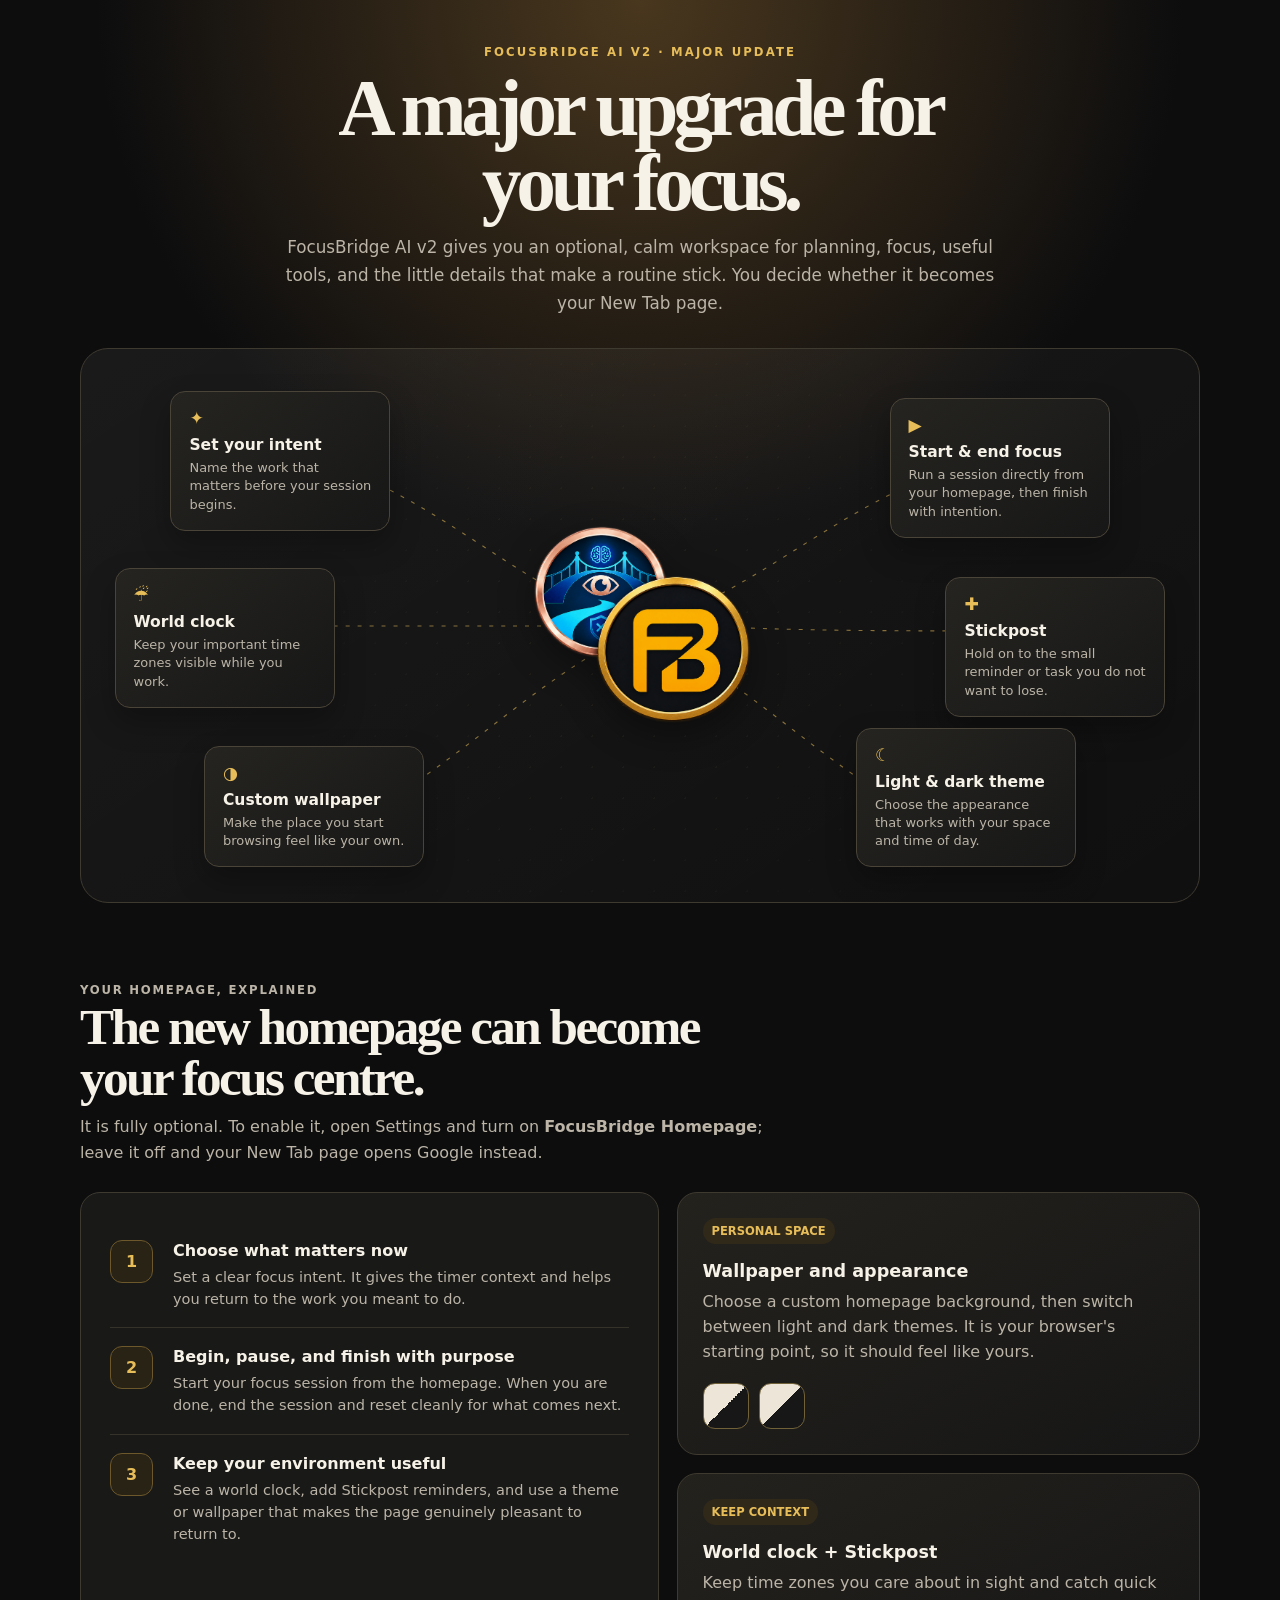
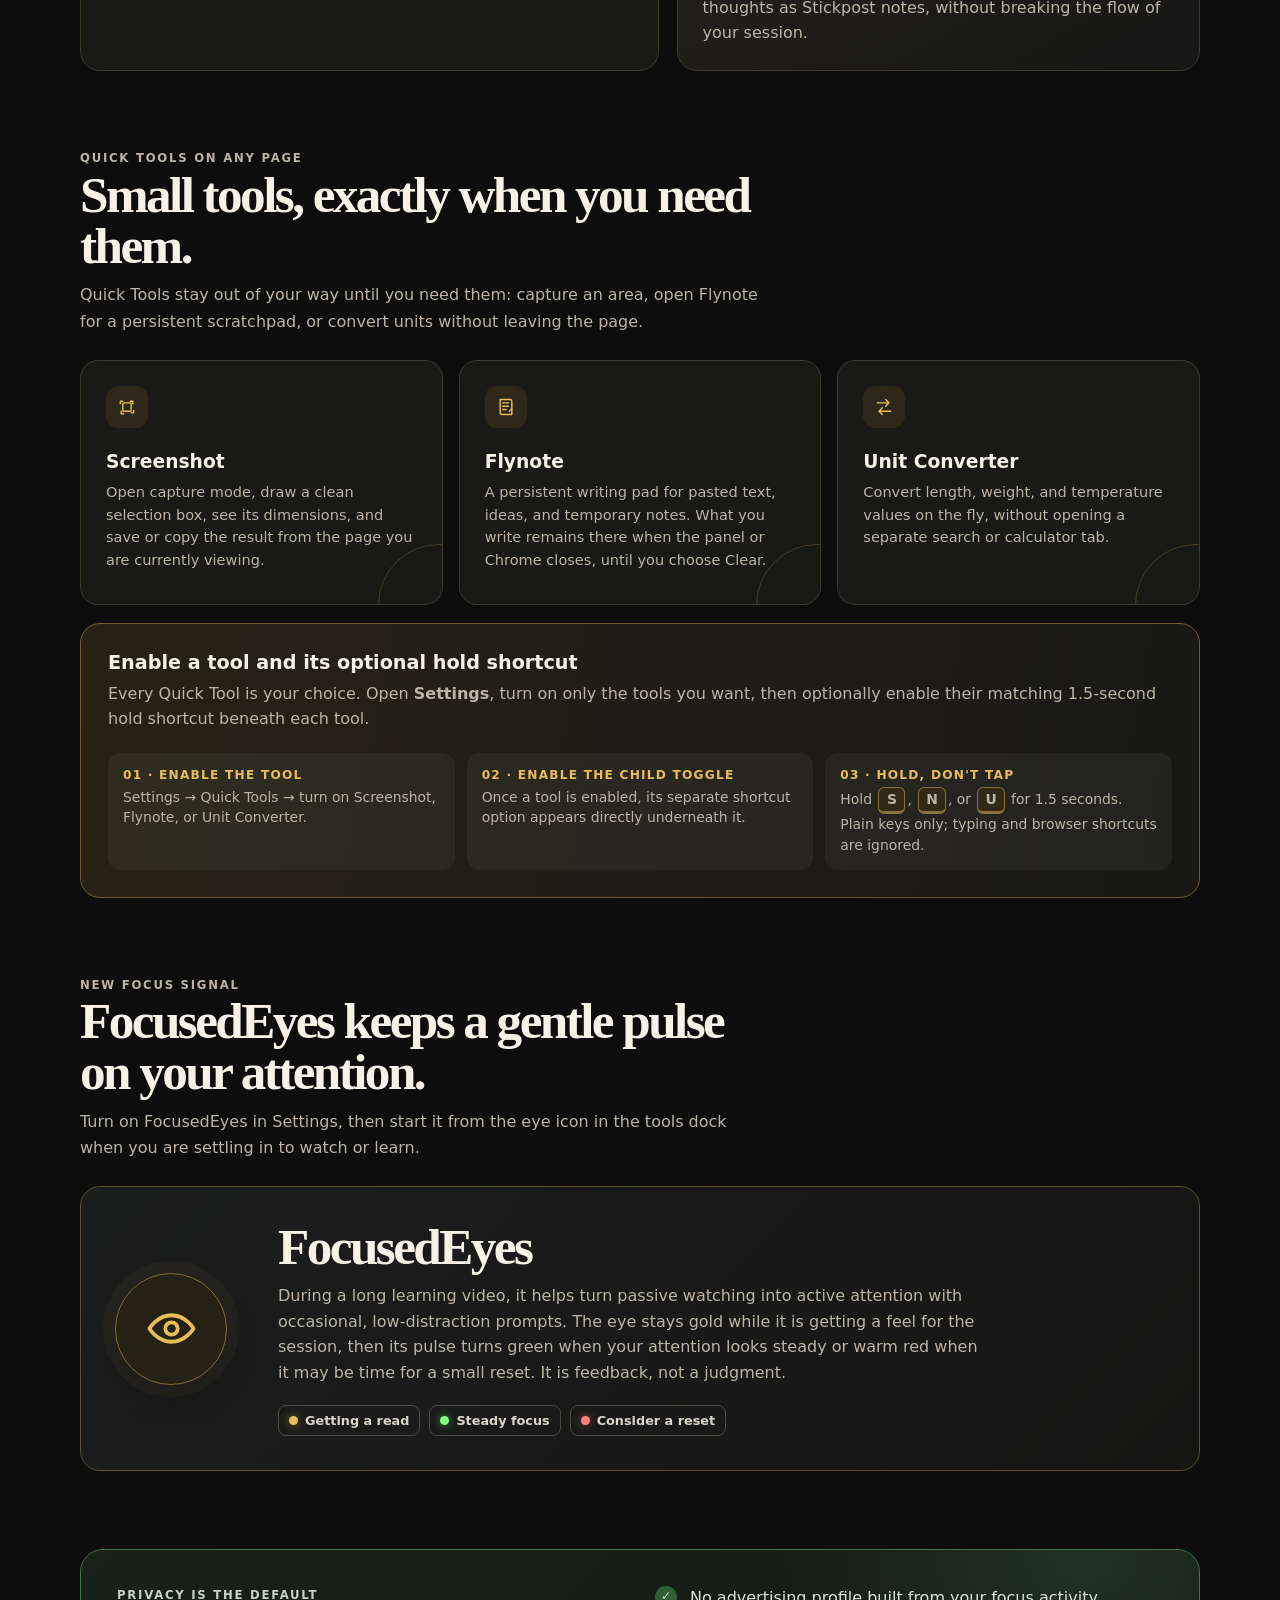
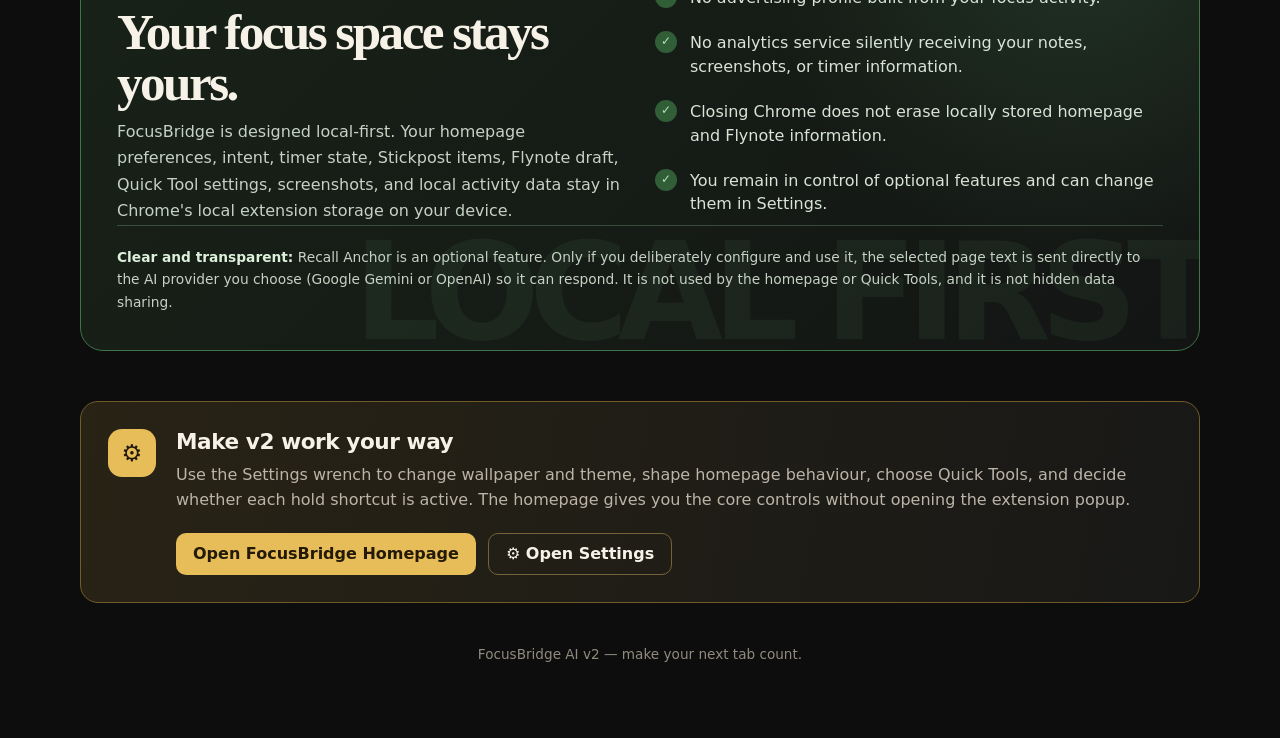
<file: whats-new.html>
<!doctype html>
<html lang="en">
<head>
  <meta charset="utf-8">
  <meta name="viewport" content="width=device-width, initial-scale=1">
  <title>FocusBridge AI v2 | What's New</title>
  <style>
    :root{color-scheme:dark;--bg:#0d0d0e;--panel:#191918;--panel2:#21201d;--line:#3e3a30;--gold:#e7bd59;--cream:#f7f2e8;--muted:#bbb4a7;--coral:#e6754d;--green:#86c18c}*{box-sizing:border-box}html{scroll-behavior:smooth}body{margin:0;overflow-x:hidden;color:var(--cream);background:radial-gradient(circle at 50% 0,#49371e 0,transparent 34rem),var(--bg);font-family:Inter,ui-sans-serif,system-ui,-apple-system,"Segoe UI",sans-serif}main{width:min(1120px,calc(100% - 40px));margin:auto;padding:45px 0 76px}.eyebrow{color:var(--gold);font-size:.73rem;font-weight:800;letter-spacing:.18em;text-align:center}.intro{max-width:720px;margin:12px auto 31px;text-align:center}.intro h1{margin:0 0 14px;font-family:Georgia,"Times New Roman",serif;font-size:clamp(2.7rem,6.2vw,5.35rem);line-height:.94;letter-spacing:-.065em}.intro p{margin:0;color:var(--muted);font-size:1.05rem;line-height:1.65}.constellation{position:relative;min-height:555px;overflow:hidden;border:1px solid var(--line);border-radius:28px;background:linear-gradient(145deg,rgba(255,255,255,.055),rgba(255,255,255,.012))}.constellation:before{content:"";position:absolute;inset:0;background-image:radial-gradient(rgba(231,189,89,.24) 1px,transparent 1px);background-size:31px 31px;mask-image:radial-gradient(circle at center,#000,transparent 70%);opacity:.3;animation:drift 12s linear infinite}.strings{position:absolute;inset:0;width:100%;height:100%;pointer-events:none}.strings path{fill:none;stroke-width:1.1;stroke-dasharray:4 8;opacity:.55;animation:line-breathe 3.6s ease-in-out infinite}.core{position:absolute;z-index:2;top:50%;left:50%;display:grid;width:184px;height:184px;place-items:center;transform:translate(-50%,-50%);border:1px solid rgba(231,189,89,.7);border-radius:50%;background:radial-gradient(circle,#3a301e,#171716 68%);box-shadow:0 0 0 15px rgba(231,189,89,.045),0 0 70px rgba(231,189,89,.2);text-align:center;animation:core-float 5s ease-in-out infinite}.core img{width:82px;height:82px;object-fit:contain;filter:drop-shadow(0 7px 10px rgba(0,0,0,.35))}.core span{margin-top:-11px;color:var(--gold);font-size:.67rem;font-weight:800;letter-spacing:.13em}.orbit-card{position:absolute;z-index:3;width:220px;min-height:112px;padding:16px 18px;border:1px solid #4a4438;border-radius:15px;background:linear-gradient(140deg,#252420,#171717);box-shadow:0 14px 30px rgba(0,0,0,.27);animation:card-float 5s ease-in-out infinite;transition:transform .22s ease,border-color .22s ease}.orbit-card:hover{border-color:#a88842;transform:translateY(-7px)!important}.orbit-card .icon{color:var(--gold);font-size:1.08rem}.orbit-card h3{margin:8px 0 5px;font-size:.97rem}.orbit-card p{margin:0;color:var(--muted);font-size:.81rem;line-height:1.4}.intent{top:42px;left:8%;animation-delay:-.5s}.focus{top:49px;right:8%;animation-delay:-1.5s}.clock{top:219px;left:3%;animation-delay:-2.4s}.post{top:228px;right:3%;animation-delay:-3.1s}.wallpaper{bottom:35px;left:11%;animation-delay:-3.8s}.theme{bottom:35px;right:11%;animation-delay:-4.5s}@keyframes core-float{50%{transform:translate(-50%,calc(-50% - 7px));box-shadow:0 0 0 21px rgba(231,189,89,.065),0 0 86px rgba(231,189,89,.3)}}@keyframes card-float{50%{translate:0 -6px}}@keyframes line-breathe{50%{opacity:.9;stroke-dashoffset:-22}}@keyframes drift{to{background-position:31px 31px}}
    .core{display:block;width:250px;height:250px;background:transparent;border:0;box-shadow:none;text-align:initial;isolation:isolate}.core .hero-coin-art{display:block;width:100%;height:100%;object-fit:contain;filter:drop-shadow(0 12px 18px rgba(0,0,0,.4))}
    .section{margin-top:78px}.section-head{max-width:690px;margin-bottom:25px}.kicker{margin:0 0 9px;color:var(--coral);font-size:.73rem;font-weight:800;letter-spacing:.15em}.section h2{margin:0 0 11px;font-family:Georgia,"Times New Roman",serif;font-size:clamp(2rem,4vw,3.25rem);line-height:1;letter-spacing:-.05em}.section-head p{margin:0;color:var(--muted);line-height:1.65}.home-details{display:grid;grid-template-columns:1.05fr .95fr;gap:18px}.focus-flow{padding:29px;border:1px solid var(--line);border-radius:20px;background:var(--panel)}.flow-row{display:grid;grid-template-columns:47px 1fr;gap:16px;padding:18px 0;border-bottom:1px solid #343229}.flow-row:last-child{border:0;padding-bottom:0}.flow-icon{display:grid;width:43px;height:43px;place-items:center;border:1px solid #6d582b;border-radius:12px;background:#282315;color:var(--gold);font-weight:800}.flow-row h3{margin:1px 0 6px;font-size:1rem}.flow-row p{margin:0;color:var(--muted);font-size:.91rem;line-height:1.5}.home-aside{display:grid;gap:18px}.mini{min-height:0;padding:25px;border:1px solid var(--line);border-radius:20px;background:linear-gradient(150deg,#24221d,#161616)}.mini h3{margin:0 0 9px;font-size:1.1rem}.mini p{margin:0;color:var(--muted);line-height:1.56}.tag{display:inline-block;margin-bottom:17px;padding:6px 9px;border-radius:999px;background:#302919;color:var(--gold);font-size:.72rem;font-weight:750}.theme-swatches{display:flex;gap:10px;margin-top:18px}.swatch{width:46px;height:46px;border:1px solid #716139;border-radius:12px;background:linear-gradient(135deg,#ede6d8 50%,#171717 50%)}
    .tools-board{display:grid;grid-template-columns:repeat(3,1fr);gap:16px}.tool{position:relative;overflow:hidden;min-height:245px;padding:25px;border:1px solid var(--line);border-radius:18px;background:var(--panel);transition:transform .2s ease,border-color .2s ease}.tool:hover{transform:translateY(-5px);border-color:#806b36}.tool:after{content:"";position:absolute;width:120px;height:120px;right:-58px;bottom:-62px;border:1px solid rgba(231,189,89,.22);border-radius:50%}.tool-icon{display:grid;width:42px;height:42px;place-items:center;margin-bottom:23px;border-radius:12px;background:#2d2819;color:var(--gold);font-size:1.2rem}.tool-icon svg{width:20px;height:20px;fill:none;stroke:currentColor;stroke-width:1.7;stroke-linecap:round;stroke-linejoin:round}.tool h3{margin:0 0 9px}.tool p{position:relative;z-index:1;margin:0;color:var(--muted);font-size:.91rem;line-height:1.55}.shortcut-guide{margin-top:18px;padding:27px;border:1px solid #725b2a;border-radius:20px;background:linear-gradient(100deg,#272215,#181817)}.shortcut-guide h3{margin:0 0 8px;font-size:1.2rem}.shortcut-guide>p{margin:0;color:var(--muted);line-height:1.55}.shortcut-steps{display:grid;grid-template-columns:repeat(3,1fr);gap:12px;margin-top:21px}.shortcut-step{padding:15px;border-radius:13px;background:rgba(255,255,255,.045)}.shortcut-step b{display:block;margin-bottom:5px;color:var(--gold);font-size:.76rem;letter-spacing:.1em}.shortcut-step span{color:var(--muted);font-size:.87rem;line-height:1.4}.key{display:inline-grid;min-width:27px;place-items:center;margin:0 2px;padding:2px 7px;border:1px solid #88713b;border-bottom-width:3px;border-radius:6px;background:#302918;color:var(--cream);font-weight:800}
    .focused-eyes{display:grid;grid-template-columns:132px minmax(0,1fr);gap:31px;align-items:center;padding:34px;border:1px solid #5b5035;border-radius:20px;background:linear-gradient(135deg,#1c1d1d,#151514)}.focused-eyes-icon{display:grid;width:112px;height:112px;place-items:center;border:1px solid #806b36;border-radius:50%;background:#252215;color:var(--gold);box-shadow:0 0 0 12px rgba(231,189,89,.045),0 12px 32px rgba(0,0,0,.25)}.focused-eyes-icon svg{width:53px;height:53px;fill:none;stroke:currentColor;stroke-width:1.7;stroke-linecap:round;stroke-linejoin:round}.focused-eyes h2{margin:0 0 10px}.focused-eyes p{max-width:700px;margin:0;color:var(--muted);line-height:1.62}.focus-signals{display:flex;flex-wrap:wrap;gap:9px;margin-top:19px}.focus-signal{display:inline-flex;align-items:center;gap:7px;padding:7px 10px;border:1px solid #4b493f;border-radius:8px;color:#d9d5cb;font-size:.8rem;font-weight:700}.focus-signal i{display:block;width:9px;height:9px;border-radius:50%;background:var(--gold);box-shadow:0 0 10px rgba(231,189,89,.5)}.focus-signal.green i{background:#80ff80;box-shadow:0 0 10px rgba(128,255,128,.55)}.focus-signal.red i{background:#ff8080;box-shadow:0 0 10px rgba(255,128,128,.55)}
    .privacy{position:relative;overflow:hidden;padding:36px;border:1px solid #407348;border-radius:23px;background:radial-gradient(circle at 90% 0,rgba(96,177,108,.16),transparent 20rem),linear-gradient(135deg,#182218,#131514)}.privacy:before{content:"LOCAL FIRST";position:absolute;right:-10px;bottom:-21px;color:rgba(134,193,140,.07);font-size:clamp(3.5rem,11vw,8.5rem);font-weight:900;letter-spacing:-.08em}.privacy-grid{position:relative;z-index:1;display:grid;grid-template-columns:1fr 1fr;gap:30px}.privacy h2{font-size:clamp(2rem,4vw,3.2rem)}.privacy p{margin:0;color:#c5d2c4;line-height:1.65}.checklist{display:grid;gap:13px}.check{display:grid;grid-template-columns:25px 1fr;gap:10px;color:#d7e4d6;line-height:1.48}.check i{display:grid;width:22px;height:22px;place-items:center;border-radius:50%;background:#315d37;color:#b7e7bd;font-size:.75rem;font-style:normal}.privacy-note{position:relative;z-index:1;margin-top:25px;padding-top:20px;border-top:1px solid rgba(165,211,169,.25);color:#acc4ad;font-size:.86rem;line-height:1.55}.privacy-note b{color:#dcf0dc}.settings{display:grid;grid-template-columns:auto 1fr;gap:20px;align-items:start;margin-top:50px;padding:27px;border:1px solid #725b29;border-radius:18px;background:linear-gradient(100deg,#282315,#181817)}.gear{display:grid;width:48px;height:48px;place-items:center;border-radius:14px;background:var(--gold);color:#211a0b;font-size:1.45rem}.settings h2{margin:0 0 8px;font-family:inherit;font-size:1.35rem;letter-spacing:-.02em}.settings p{margin:0;color:var(--muted);line-height:1.6}.actions{display:flex;flex-wrap:wrap;gap:12px;margin-top:20px}.button{display:inline-flex;align-items:center;justify-content:center;min-height:42px;padding:0 17px;border-radius:10px;background:var(--gold);color:#231a08;font-weight:750;text-decoration:none;transition:translate .2s ease,filter .2s ease}.button:hover{translate:0 -2px;filter:brightness(1.08)}.button.secondary{border:1px solid #746238;background:transparent;color:var(--cream)}footer{margin-top:43px;color:#918b7e;font-size:.85rem;text-align:center}.reveal{opacity:0;transform:translateY(18px);transition:opacity .7s ease,transform .7s cubic-bezier(.16,1,.3,1)}.reveal.visible{opacity:1;transform:none}@media(max-width:850px){.constellation{min-height:auto;display:grid;grid-template-columns:repeat(2,1fr);gap:12px;padding:18px}.constellation:before,.strings{display:none}.core{position:relative;grid-column:1/-1;top:auto;left:auto;margin:16px auto 20px;transform:none}.orbit-card{position:relative!important;inset:auto!important;width:auto;min-height:135px}.intent,.focus,.clock,.post,.wallpaper,.theme{top:auto;right:auto;bottom:auto;left:auto}.home-details,.privacy-grid{grid-template-columns:1fr}.tools-board{grid-template-columns:1fr}.shortcut-steps{grid-template-columns:1fr}.focused-eyes{grid-template-columns:1fr}.focused-eyes-icon{margin:auto}}@media(max-width:520px){main{width:min(100% - 28px,1120px);padding-top:30px}.constellation{grid-template-columns:1fr}.settings{grid-template-columns:1fr}.privacy{padding:26px}.shortcut-guide{padding:22px}.focused-eyes{padding:25px}}@media(prefers-reduced-motion:reduce){*,*:before,*:after{animation:none!important;transition:none!important}.reveal{opacity:1;transform:none}}
  </style>
</head>
<body>
  <main>
    <div class="eyebrow">FOCUSBRIDGE AI V2 &middot; MAJOR UPDATE</div>
    <header class="intro"><h1>A major upgrade for your focus.</h1><p>FocusBridge AI v2 gives you an optional, calm workspace for planning, focus, useful tools, and the little details that make a routine stick. You decide whether it becomes your New Tab page.</p></header>
    <section class="constellation" aria-label="FocusBridge Homepage features">
      <svg class="strings" viewBox="0 0 1120 555" preserveAspectRatio="none" aria-hidden="true"><path d="M210 100 C350 145 410 215 515 263" stroke="#e7bd59"/><path d="M910 105 C770 150 705 220 605 263" stroke="#e7bd59"/><path d="M145 278 C320 278 390 278 505 278" stroke="#e7bd59"/><path d="M975 283 C800 283 730 283 615 278" stroke="#e7bd59"/><path d="M265 477 C365 425 425 360 515 305" stroke="#e7bd59"/><path d="M855 477 C755 425 695 360 605 305" stroke="#e7bd59"/></svg>
      <div class="core" aria-label="FocusBridge AI logo evolution"><img class="hero-coin-art" src="assets/focusbridge-coin-hero.png" alt="FocusBridge AI old and new coin logos"></div>
      <article class="orbit-card intent"><div class="icon">&#10022;</div><h3>Set your intent</h3><p>Name the work that matters before your session begins.</p></article><article class="orbit-card focus"><div class="icon">&#9654;</div><h3>Start &amp; end focus</h3><p>Run a session directly from your homepage, then finish with intention.</p></article><article class="orbit-card clock"><div class="icon">&#9748;</div><h3>World clock</h3><p>Keep your important time zones visible while you work.</p></article><article class="orbit-card post"><div class="icon">&#10010;</div><h3>Stickpost</h3><p>Hold on to the small reminder or task you do not want to lose.</p></article><article class="orbit-card wallpaper"><div class="icon">&#9681;</div><h3>Custom wallpaper</h3><p>Make the place you start browsing feel like your own.</p></article><article class="orbit-card theme"><div class="icon">&#9790;</div><h3>Light &amp; dark theme</h3><p>Choose the appearance that works with your space and time of day.</p></article>
    </section>

    <section class="section reveal"><div class="section-head"><p class="kicker">YOUR HOMEPAGE, EXPLAINED</p><h2>The new homepage can become your focus centre.</h2><p>It is fully optional. To enable it, open Settings and turn on <b>FocusBridge Homepage</b>; leave it off and your New Tab page opens Google instead.</p></div><div class="home-details"><div class="focus-flow"><div class="flow-row"><div class="flow-icon">1</div><div><h3>Choose what matters now</h3><p>Set a clear focus intent. It gives the timer context and helps you return to the work you meant to do.</p></div></div><div class="flow-row"><div class="flow-icon">2</div><div><h3>Begin, pause, and finish with purpose</h3><p>Start your focus session from the homepage. When you are done, end the session and reset cleanly for what comes next.</p></div></div><div class="flow-row"><div class="flow-icon">3</div><div><h3>Keep your environment useful</h3><p>See a world clock, add Stickpost reminders, and use a theme or wallpaper that makes the page genuinely pleasant to return to.</p></div></div></div><div class="home-aside"><article class="mini"><span class="tag">PERSONAL SPACE</span><h3>Wallpaper and appearance</h3><p>Choose a custom homepage background, then switch between light and dark themes. It is your browser's starting point, so it should feel like yours.</p><div class="theme-swatches" aria-hidden="true"><div class="swatch"></div><div class="swatch"></div></div></article><article class="mini"><span class="tag">KEEP CONTEXT</span><h3>World clock + Stickpost</h3><p>Keep time zones you care about in sight and catch quick thoughts as Stickpost notes, without breaking the flow of your session.</p></article></div></div></section>

    <section class="section reveal"><div class="section-head"><p class="kicker">QUICK TOOLS ON ANY PAGE</p><h2>Small tools, exactly when you need them.</h2><p>Quick Tools stay out of your way until you need them: capture an area, open Flynote for a persistent scratchpad, or convert units without leaving the page.</p></div><div class="tools-board"><article class="tool"><div class="tool-icon"><svg viewBox="0 0 24 24" aria-hidden="true"><path d="M4 8V5h3M16 5h3v3M20 16v3h-3M8 20H5v-3"/><rect x="7" y="7" width="10" height="10" rx="1"/></svg></div><h3>Screenshot</h3><p>Open capture mode, draw a clean selection box, see its dimensions, and save or copy the result from the page you are currently viewing.</p></article><article class="tool"><div class="tool-icon"><svg viewBox="0 0 24 24" aria-hidden="true"><path d="M5 3h12a2 2 0 0 1 2 2v16H7a2 2 0 0 1-2-2V3Z"/><path d="M8 7h7M8 11h7M8 15h4M16 17l3-3"/></svg></div><h3>Flynote</h3><p>A persistent writing pad for pasted text, ideas, and temporary notes. What you write remains there when the panel or Chrome closes, until you choose Clear.</p></article><article class="tool"><div class="tool-icon"><svg viewBox="0 0 24 24" aria-hidden="true"><path d="M4 7h14M14 3l4 4-4 4M20 17H6M10 13l-4 4 4 4"/></svg></div><h3>Unit Converter</h3><p>Convert length, weight, and temperature values on the fly, without opening a separate search or calculator tab.</p></article></div><div class="shortcut-guide"><h3>Enable a tool and its optional hold shortcut</h3><p>Every Quick Tool is your choice. Open <b>Settings</b>, turn on only the tools you want, then optionally enable their matching 1.5-second hold shortcut beneath each tool.</p><div class="shortcut-steps"><div class="shortcut-step"><b>01 &middot; ENABLE THE TOOL</b><span>Settings &rarr; Quick Tools &rarr; turn on Screenshot, Flynote, or Unit Converter.</span></div><div class="shortcut-step"><b>02 &middot; ENABLE THE CHILD TOGGLE</b><span>Once a tool is enabled, its separate shortcut option appears directly underneath it.</span></div><div class="shortcut-step"><b>03 &middot; HOLD, DON'T TAP</b><span>Hold <span class="key">S</span>, <span class="key">N</span>, or <span class="key">U</span> for 1.5 seconds. Plain keys only; typing and browser shortcuts are ignored.</span></div></div></div></section>

    <section class="section reveal"><div class="section-head"><p class="kicker">NEW FOCUS SIGNAL</p><h2>FocusedEyes keeps a gentle pulse on your attention.</h2><p>Turn on FocusedEyes in Settings, then start it from the eye icon in the tools dock when you are settling in to watch or learn.</p></div><div class="focused-eyes"><div class="focused-eyes-icon" aria-hidden="true"><svg viewBox="0 0 24 24"><path d="M2 12s3.5-6 10-6 10 6 10 6-3.5 6-10 6S2 12 2 12Z"/><circle cx="12" cy="12" r="2.8"/></svg></div><div><h2>FocusedEyes</h2><p>During a long learning video, it helps turn passive watching into active attention with occasional, low-distraction prompts. The eye stays gold while it is getting a feel for the session, then its pulse turns green when your attention looks steady or warm red when it may be time for a small reset. It is feedback, not a judgment.</p><div class="focus-signals" aria-label="FocusedEyes signal colors"><span class="focus-signal"><i></i>Getting a read</span><span class="focus-signal green"><i></i>Steady focus</span><span class="focus-signal red"><i></i>Consider a reset</span></div></div></div></section>

    <section class="section reveal privacy"><div class="privacy-grid"><div><p class="kicker">PRIVACY IS THE DEFAULT</p><h2>Your focus space stays yours.</h2><p>FocusBridge is designed local-first. Your homepage preferences, intent, timer state, Stickpost items, Flynote draft, Quick Tool settings, screenshots, and local activity data stay in Chrome's local extension storage on your device.</p></div><div class="checklist"><div class="check"><i>&#10003;</i><span>No advertising profile built from your focus activity.</span></div><div class="check"><i>&#10003;</i><span>No analytics service silently receiving your notes, screenshots, or timer information.</span></div><div class="check"><i>&#10003;</i><span>Closing Chrome does not erase locally stored homepage and Flynote information.</span></div><div class="check"><i>&#10003;</i><span>You remain in control of optional features and can change them in Settings.</span></div></div></div><p class="privacy-note"><b>Clear and transparent:</b> Recall Anchor is an optional feature. Only if you deliberately configure and use it, the selected page text is sent directly to the AI provider you choose (Google Gemini or OpenAI) so it can respond. It is not used by the homepage or Quick Tools, and it is not hidden data sharing.</p></section>

    <section class="settings reveal"><div class="gear">&#9881;</div><div><h2>Make v2 work your way</h2><p>Use the Settings wrench to change wallpaper and theme, shape homepage behaviour, choose Quick Tools, and decide whether each hold shortcut is active. The homepage gives you the core controls without opening the extension popup.</p><div class="actions"><a class="button" href="newtab/newtab.html">Open FocusBridge Homepage</a><a class="button secondary" href="options.html">&#9881; Open Settings</a></div></div></section>
    <footer>FocusBridge AI v2 &mdash; make your next tab count.</footer>
  </main>
  <script src="whats-new.js"></script>
</body>
</html>
</file>
<file: options.css>
:root { color-scheme: dark; font-family: -apple-system, BlinkMacSystemFont, "Segoe UI", sans-serif; background: #101010; color: #f4f1e9; }
* { scrollbar-width: none; }
*::-webkit-scrollbar { display: none; width: 0; height: 0; }
* { box-sizing: border-box; } body { margin: 0; } .settings { width: min(680px, calc(100% - 40px)); margin: 72px auto; } .eyebrow { color: #d7ad4a; font-size: 12px; letter-spacing: .12em; } .settings-header { display:flex; align-items:center; justify-content:space-between; gap:24px; margin:8px 0 20px; } h1 { margin:0; font-size:34px; font-weight:500; } .setting-row { display:flex; justify-content:space-between; gap:28px; padding:22px 0; border-top:1px solid #2b2b2b; } h2 { margin:0 0 6px; font-size:17px; font-weight:500; } p { margin:0; color:#aaa; font-size:14px; line-height:1.45; } .switch { flex: 0 0 auto; padding-top:4px; cursor:pointer; } .switch input { position:absolute; opacity:0; } .switch span { display:block; width:44px; height:24px; border-radius:20px; background:#3a3a3a; transition:.2s; } .switch span::after { content:""; display:block; width:18px; height:18px; margin:3px; border-radius:50%; background:#fff; transition:.2s; } .switch input:checked + span { background:#b98928; } .switch input:checked + span::after { transform:translateX(20px); } .name-setting { margin-top:28px; } .name-setting label { display:block; margin-bottom:8px; font-size:14px; } .name-setting span { color:#888; } .name-setting input { width:100%; padding:12px 0; border:0; border-bottom:1px solid #444; outline:0; color:inherit; background:transparent; font:inherit; } #saved { min-height:20px; margin-top:20px; color:#d7ad4a; }

.feedback-button { display:inline-flex; align-items:center; justify-content:center; gap:9px; min-height:44px; padding:0 18px; border:1px solid #c9952a; border-radius:9px; background:#bd8a20; color:#16120a; font-size:14px; font-weight:700; text-decoration:none; transition:transform .2s ease, background .2s ease, box-shadow .2s ease; }
.feedback-button:hover { background:#d7a436; box-shadow:0 6px 18px rgba(189,138,32,.2); transform:translateY(-1px); }
.feedback-button:focus-visible { outline:2px solid #f4e2b4; outline-offset:3px; }
@media (max-width:560px) { .settings-header { align-items:flex-start; flex-direction:column; gap:14px; } }
.setting-row[hidden] { display:none; }

/* Compact Onyx settings switch: centered thumb, equal visual weight. */
.switch { flex:0 0 42px; display:block; padding:0; }
.switch span { width:42px; height:22px; border:1px solid rgba(255,255,255,.08); border-radius:999px; background:#302f2d; transition:background .2s,border-color .2s; }
.switch span::after { width:16px; height:16px; margin:2px; background:#f8f5ee; box-shadow:0 1px 3px rgba(0,0,0,.35); transition:transform .2s cubic-bezier(.2,.8,.2,1); }
.switch input:checked + span { background:#bd8a20; border-color:#c9952a; }
.switch input:checked + span::after { transform:translateX(20px); }
.switch input:focus-visible + span { outline:2px solid rgba(215,173,74,.7); outline-offset:3px; }
.shortcut-setting { margin-top:-1px; border-top-color:#242424; }
.shortcut-setting h2 { font-size:15px; }
.tool-subsetting { margin-left:26px; padding-top:15px; padding-bottom:15px; }
.tool-subsetting.is-disabled { opacity:.42; }
.tool-subsetting .switch input:disabled + span { cursor:not-allowed; }
.shortcut-child { margin-left:52px; padding-top:14px; padding-bottom:14px; border-top-color:#242424; }
.shortcut-child.is-disabled { opacity:.42; }

.background-setting { padding:22px 0; border-top:1px solid #2b2b2b; }
.background-actions { display:flex; align-items:center; gap:12px; margin-top:15px; }
#homepage-background-input { position:absolute; width:1px; height:1px; overflow:hidden; clip:rect(0,0,0,0); }
.upload-button, .text-button { display:inline-flex; align-items:center; min-height:34px; padding:0 13px; border:1px solid rgba(215,173,74,.6); border-radius:8px; color:#f4e2b4; background:rgba(215,173,74,.12); cursor:pointer; font:600 13px/1 inherit; }
.upload-plus { display:grid; place-items:center; width:18px; height:18px; margin-right:7px; border:1px solid rgba(244,226,180,.54); border-radius:5px; font-size:16px; font-weight:400; line-height:1; }
.upload-button:hover, .text-button:hover { background:rgba(215,173,74,.2); }
.text-button { border-color:#444; color:#bbb; background:transparent; }
.background-preview { display:block; width:min(320px, 100%); height:128px; margin-top:15px; border:1px solid #3c3c3c; border-radius:10px; object-fit:cover; }
.background-preview[hidden] { display:none; }
</file>
